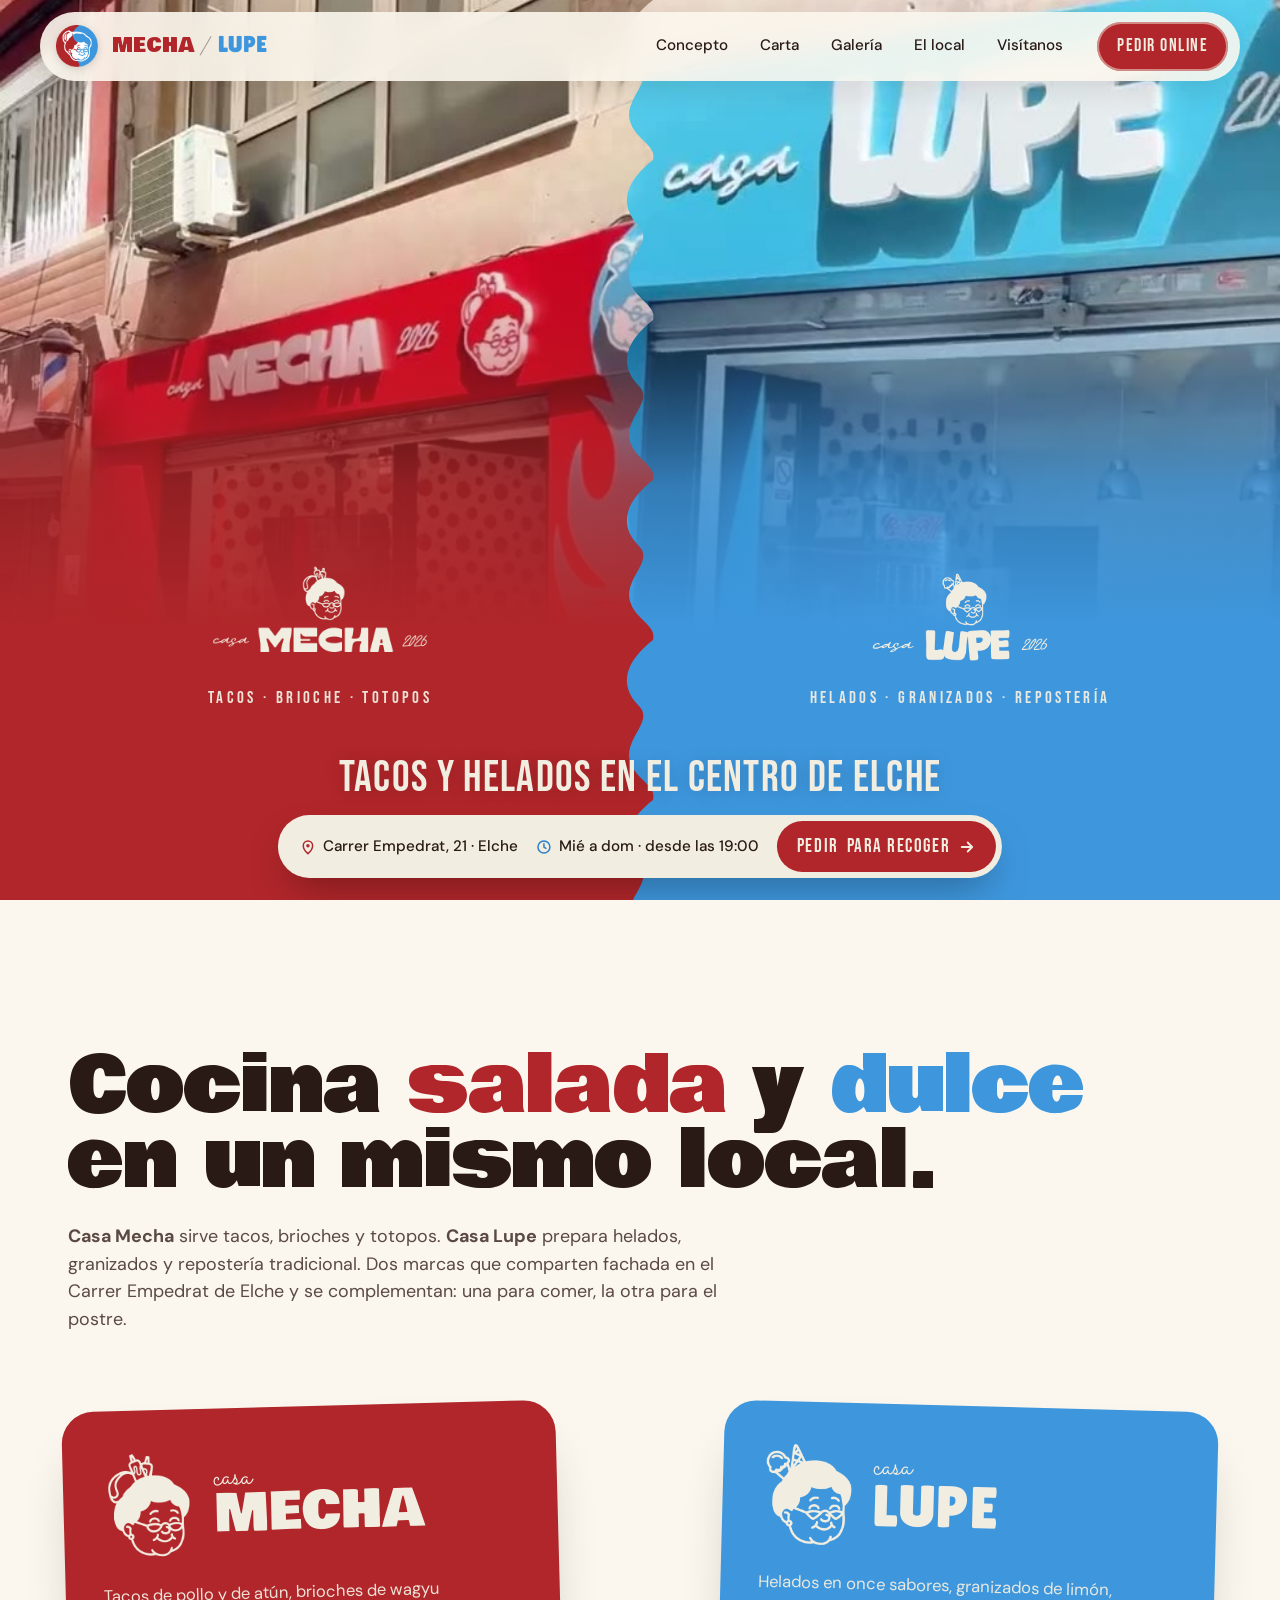
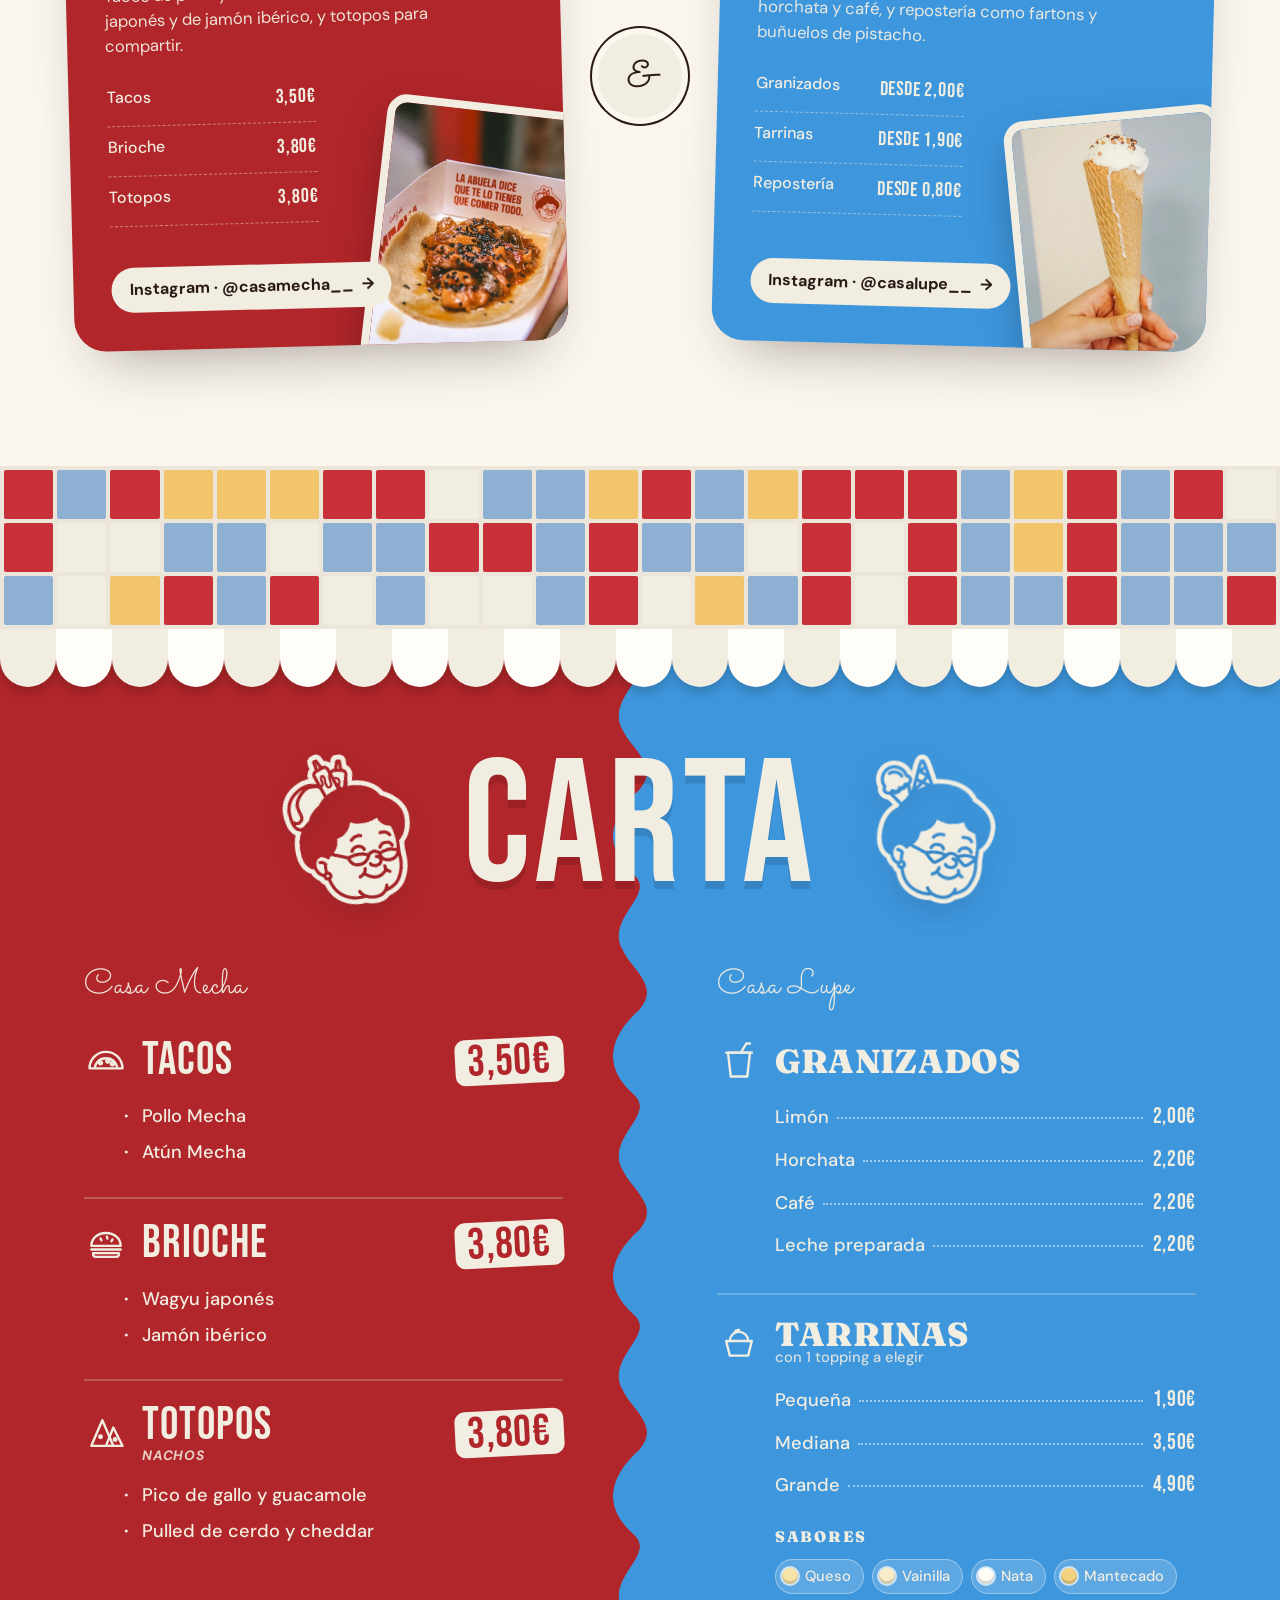
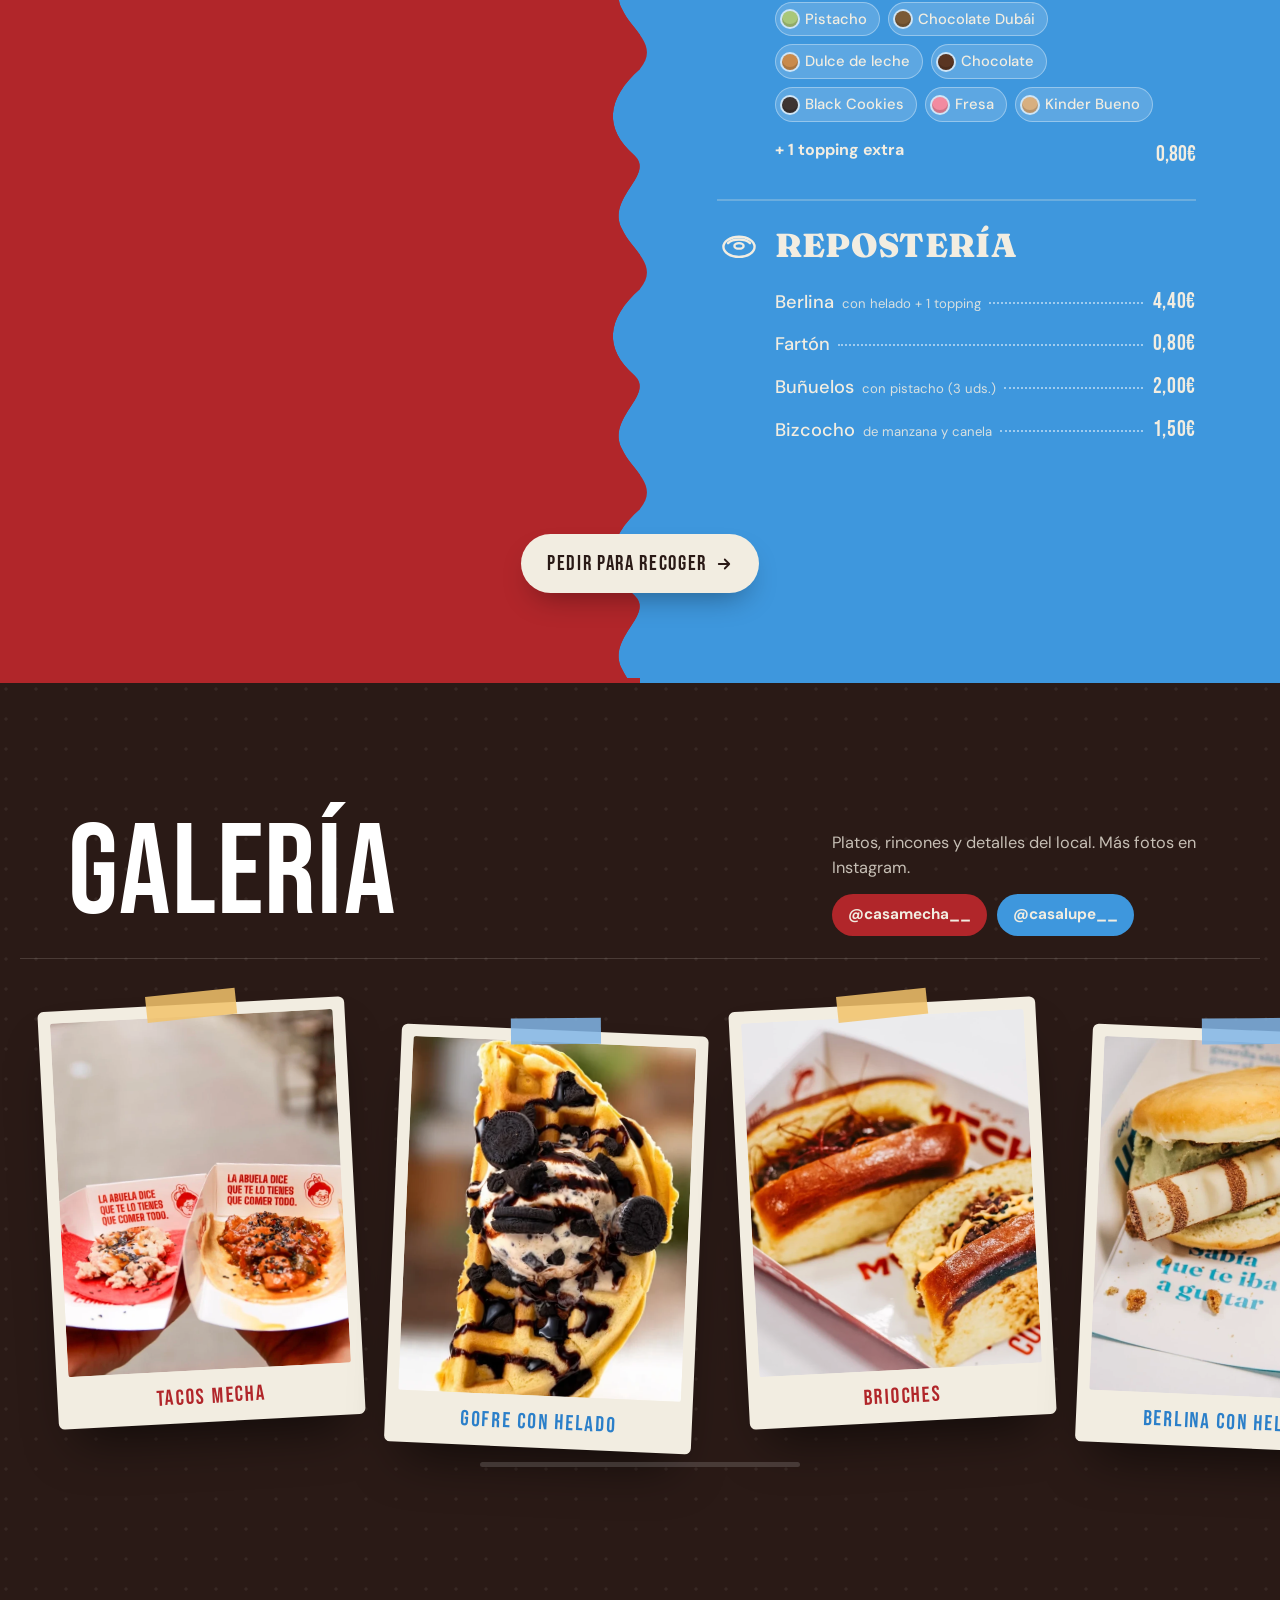
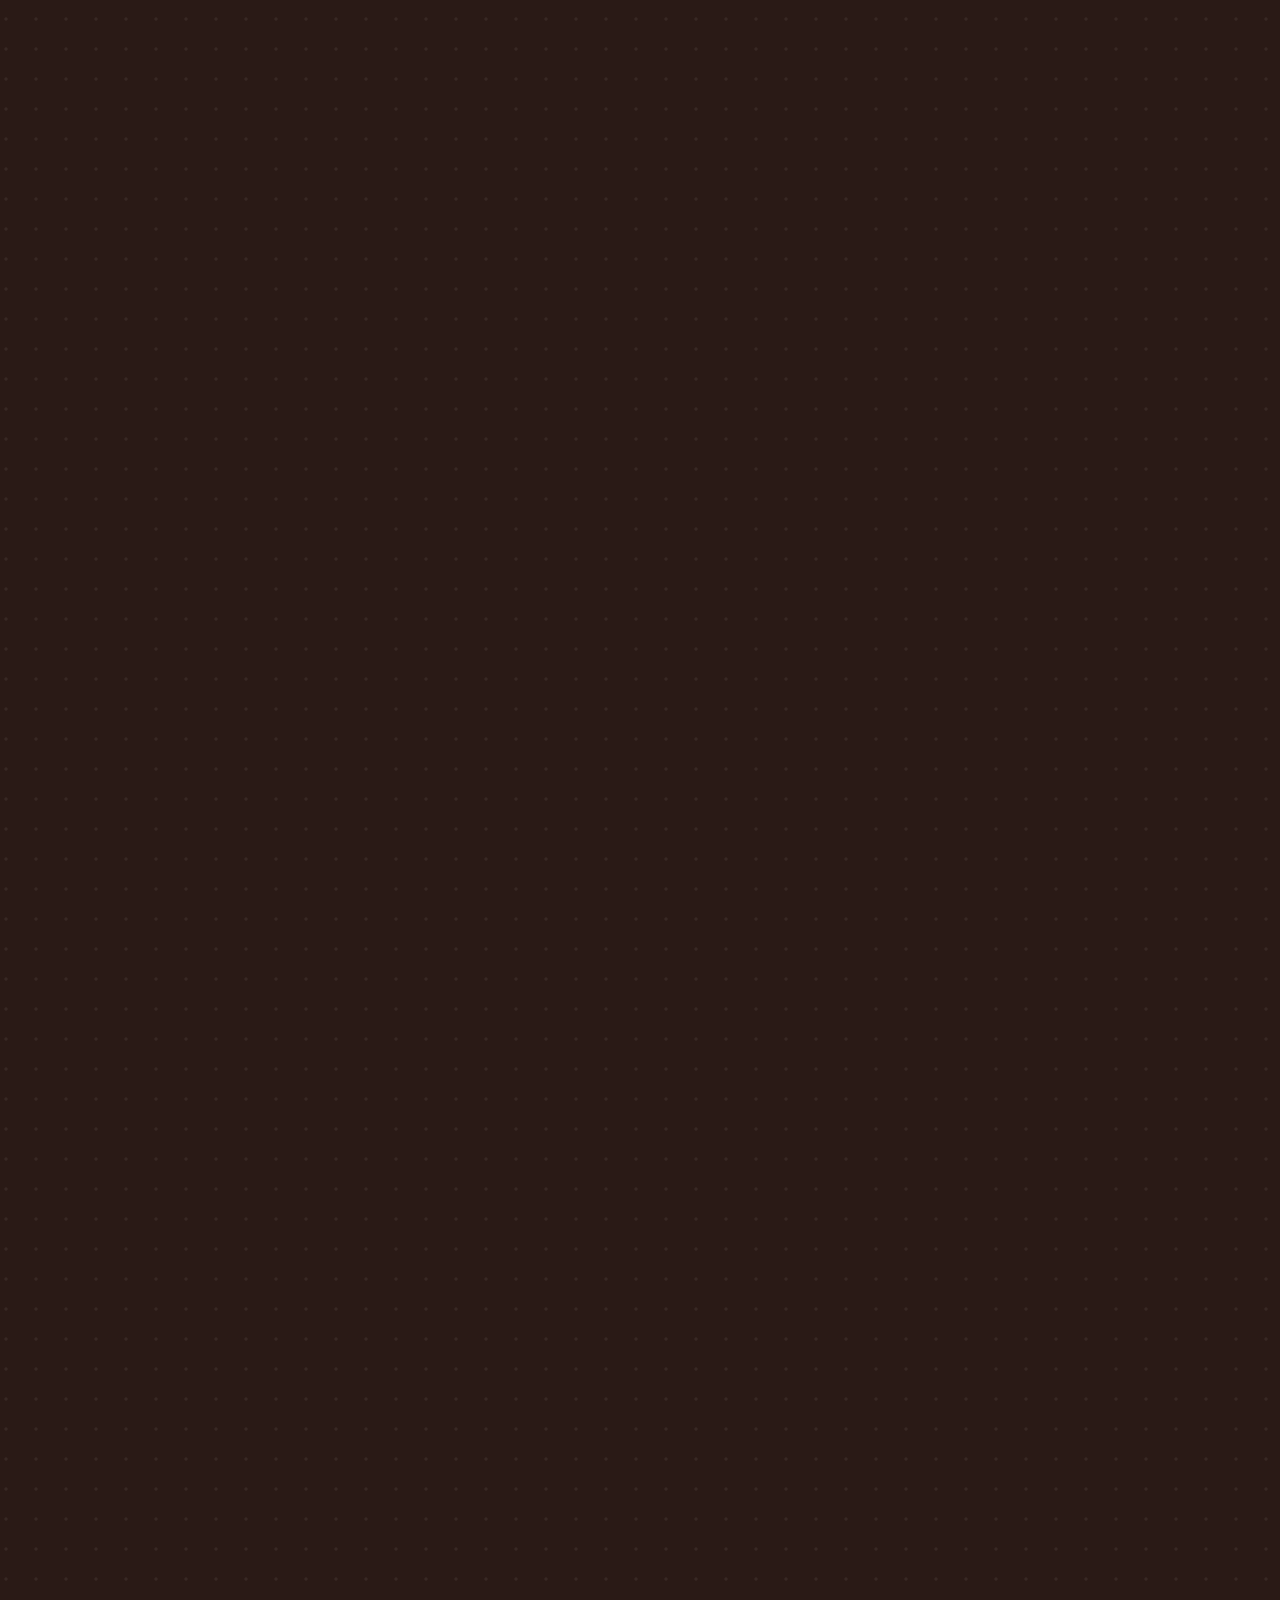
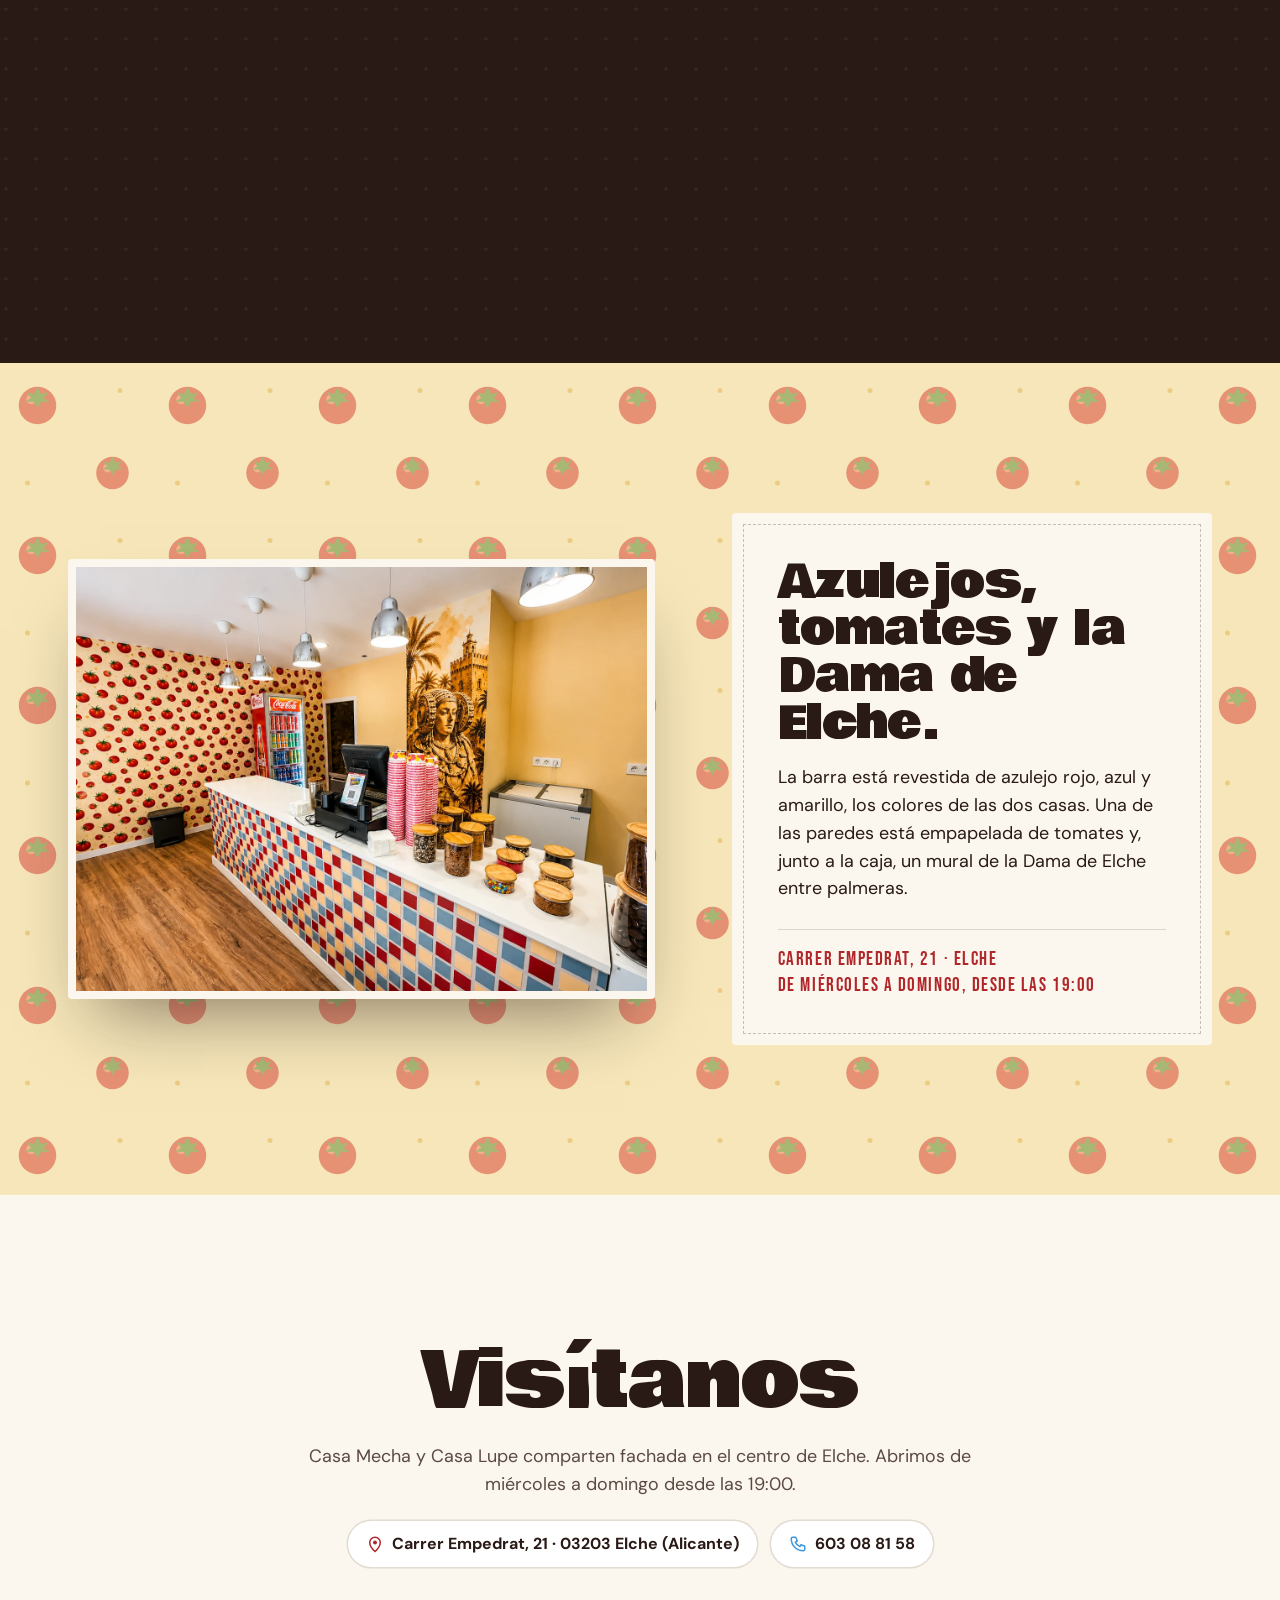
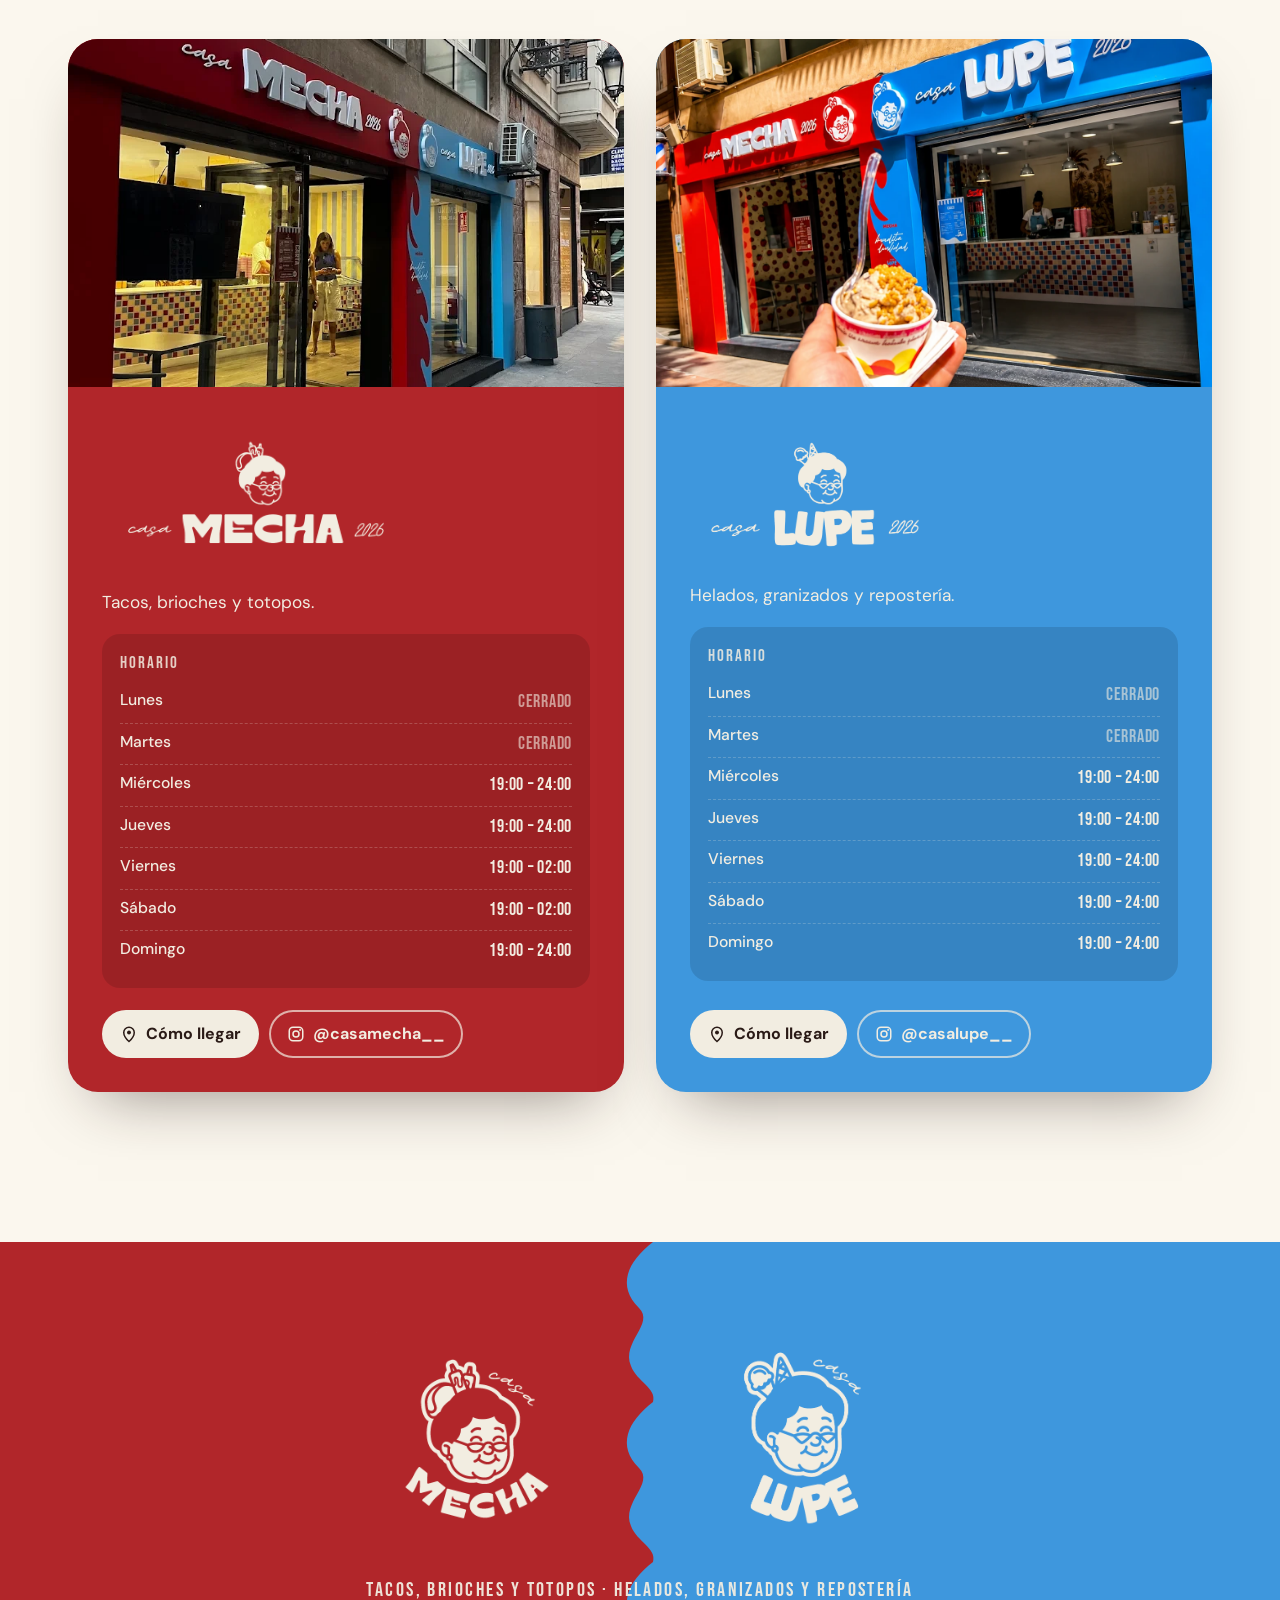
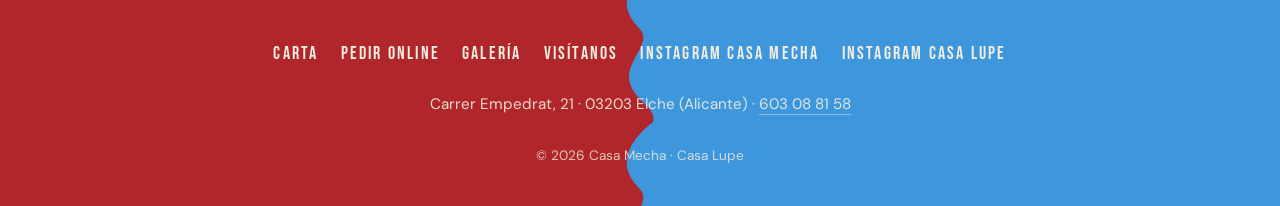
<file: index.html>
<!doctype html>
<html lang="es">
<head>
<meta charset="utf-8">
<meta name="viewport" content="width=device-width, initial-scale=1">

<!--
  SEO: la web está publicada provisionalmente en GitHub Pages.
  Cuando haya dominio propio, sustituye "https://practicas-hugosanz.github.io/casa-mecha-lupe/" por él en:
  canonical, hreflang, Open Graph, Twitter, datos estructurados (JSON-LD), robots.txt y sitemap.xml.
-->
<title>Casa Mecha y Casa Lupe | Tacos, brioches y helados en Elche</title>
<meta name="description" content="Tacos, brioches y totopos en Casa Mecha; helados, granizados y repostería en Casa Lupe. Carrer Empedrat, 21, Elche. De miércoles a domingo desde las 19:00.">
<meta name="robots" content="index, follow, max-image-preview:large">
<link rel="canonical" href="https://practicas-hugosanz.github.io/casa-mecha-lupe/">
<link rel="alternate" hreflang="es" href="https://practicas-hugosanz.github.io/casa-mecha-lupe/">
<meta name="theme-color" content="#B1262A">
<meta name="author" content="Casa Mecha · Casa Lupe">
<meta name="geo.region" content="ES-A">
<meta name="geo.placename" content="Elche">

<!-- Open Graph -->
<meta property="og:type" content="website">
<meta property="og:locale" content="es_ES">
<meta property="og:site_name" content="Casa Mecha y Casa Lupe">
<meta property="og:title" content="Casa Mecha y Casa Lupe | Tacos, brioches y helados en Elche">
<meta property="og:description" content="Cocina salada y heladería en un mismo local, en el Carrer Empedrat, 21 de Elche. Tacos, brioches y totopos en Casa Mecha; helados, granizados y repostería en Casa Lupe.">
<meta property="og:url" content="https://practicas-hugosanz.github.io/casa-mecha-lupe/">
<meta property="og:image" content="https://practicas-hugosanz.github.io/casa-mecha-lupe/img/og-casa-mecha-casa-lupe.jpg">
<meta property="og:image:width" content="1200">
<meta property="og:image:height" content="630">
<meta property="og:image:alt" content="Logotipos de Casa Mecha y Casa Lupe sobre fondo rojo y azul">

<!-- Twitter / X -->
<meta name="twitter:card" content="summary_large_image">
<meta name="twitter:title" content="Casa Mecha y Casa Lupe | Tacos, brioches y helados en Elche">
<meta name="twitter:description" content="Cocina salada y heladería en un mismo local en Elche.">
<meta name="twitter:image" content="https://practicas-hugosanz.github.io/casa-mecha-lupe/img/og-casa-mecha-casa-lupe.jpg">

<!-- Iconos -->
<link rel="icon" type="image/png" sizes="32x32" href="icons/favicon-32.png">
<link rel="icon" type="image/png" sizes="48x48" href="icons/favicon-48.png">
<link rel="apple-touch-icon" sizes="180x180" href="icons/apple-touch-icon.png">
<link rel="manifest" href="site.webmanifest">

<!-- Rendimiento -->
<link rel="preload" as="image" href="video/hero-casa-mecha.jpg" fetchpriority="high">
<link rel="preload" as="image" href="video/hero-casa-lupe.jpg" fetchpriority="high">
<link rel="preconnect" href="https://fonts.googleapis.com">
<link rel="preconnect" href="https://fonts.gstatic.com" crossorigin>
<link href="https://fonts.googleapis.com/css2?family=Bebas+Neue&family=Bowlby+One&family=DM+Sans:opsz,wght@9..40,400;9..40,500;9..40,700&family=Fraunces:opsz,wght@9..144,700;9..144,900&family=Lilita+One&family=Sacramento&display=swap" rel="stylesheet">
<link rel="stylesheet" href="styles.css">

<!-- Datos estructurados -->
<script type="application/ld+json">
{
  "@context": "https://schema.org",
  "@graph": [
    {
      "@type": "WebSite",
      "@id": "https://practicas-hugosanz.github.io/casa-mecha-lupe/#website",
      "url": "https://practicas-hugosanz.github.io/casa-mecha-lupe/",
      "name": "Casa Mecha y Casa Lupe",
      "inLanguage": "es-ES"
    },
    {
      "@type": "Restaurant",
      "@id": "https://practicas-hugosanz.github.io/casa-mecha-lupe/#casa-mecha",
      "name": "Casa Mecha",
      "description": "Tacos, brioches y totopos.",
      "url": "https://practicas-hugosanz.github.io/casa-mecha-lupe/",
      "logo": "https://practicas-hugosanz.github.io/casa-mecha-lupe/img/brand/mecha-icon.png",
      "image": [
        "https://practicas-hugosanz.github.io/casa-mecha-lupe/img/fachada-casa-mecha.webp",
        "https://practicas-hugosanz.github.io/casa-mecha-lupe/img/tacos-casa-mecha.webp",
        "https://practicas-hugosanz.github.io/casa-mecha-lupe/img/brioches-casa-mecha.webp"
      ],
      "servesCuisine": ["Tacos", "Brioches", "Nachos"],
      "priceRange": "€",
      "currenciesAccepted": "EUR",
      "hasMap": "https://share.google/Yfrjxu4EgjBZK6gms",
      "sameAs": ["https://www.instagram.com/casamecha__/"],
      "telephone": "+34 603 08 81 58",
      "address": {
        "@type": "PostalAddress",
        "streetAddress": "Carrer Empedrat, 21",
        "addressLocality": "Elche",
        "addressRegion": "Alicante",
        "postalCode": "03203",
        "addressCountry": "ES"
      },
      "areaServed": "Elche",
      "openingHoursSpecification": [
        {"@type": "OpeningHoursSpecification", "dayOfWeek": ["Wednesday", "Thursday", "Sunday"], "opens": "19:00", "closes": "23:59"},
        {"@type": "OpeningHoursSpecification", "dayOfWeek": ["Friday", "Saturday"], "opens": "19:00", "closes": "02:00"}
      ],
      "hasMenu": {
        "@type": "Menu",
        "name": "Carta de Casa Mecha",
        "inLanguage": "es-ES",
        "hasMenuSection": [
          {
            "@type": "MenuSection",
            "name": "Tacos",
            "hasMenuItem": [
              {"@type": "MenuItem", "name": "Taco Pollo Mecha", "offers": {"@type": "Offer", "price": "3.50", "priceCurrency": "EUR"}},
              {"@type": "MenuItem", "name": "Taco Atún Mecha", "offers": {"@type": "Offer", "price": "3.50", "priceCurrency": "EUR"}}
            ]
          },
          {
            "@type": "MenuSection",
            "name": "Brioche",
            "hasMenuItem": [
              {"@type": "MenuItem", "name": "Brioche de wagyu japonés", "offers": {"@type": "Offer", "price": "3.80", "priceCurrency": "EUR"}},
              {"@type": "MenuItem", "name": "Brioche de jamón ibérico", "offers": {"@type": "Offer", "price": "3.80", "priceCurrency": "EUR"}}
            ]
          },
          {
            "@type": "MenuSection",
            "name": "Totopos (nachos)",
            "hasMenuItem": [
              {"@type": "MenuItem", "name": "Totopos con pico de gallo y guacamole", "offers": {"@type": "Offer", "price": "3.80", "priceCurrency": "EUR"}},
              {"@type": "MenuItem", "name": "Totopos con pulled de cerdo y cheddar", "offers": {"@type": "Offer", "price": "3.80", "priceCurrency": "EUR"}}
            ]
          }
        ]
      }
    },
    {
      "@type": "IceCreamShop",
      "@id": "https://practicas-hugosanz.github.io/casa-mecha-lupe/#casa-lupe",
      "name": "Casa Lupe",
      "description": "Helados, granizados y repostería.",
      "url": "https://practicas-hugosanz.github.io/casa-mecha-lupe/",
      "logo": "https://practicas-hugosanz.github.io/casa-mecha-lupe/img/brand/lupe-icon.png",
      "image": [
        "https://practicas-hugosanz.github.io/casa-mecha-lupe/img/fachada-casa-lupe-tarrina-helado.webp",
        "https://practicas-hugosanz.github.io/casa-mecha-lupe/img/cucurucho-helado-casa-lupe.jpg",
        "https://practicas-hugosanz.github.io/casa-mecha-lupe/img/berlina-helado-pistacho.webp"
      ],
      "servesCuisine": ["Helados", "Granizados", "Repostería"],
      "priceRange": "€",
      "currenciesAccepted": "EUR",
      "hasMap": "https://share.google/ymw1GrEiolH3452Vb",
      "sameAs": ["https://www.instagram.com/casalupe__/"],
      "telephone": "+34 603 08 81 58",
      "address": {
        "@type": "PostalAddress",
        "streetAddress": "Carrer Empedrat, 21",
        "addressLocality": "Elche",
        "addressRegion": "Alicante",
        "postalCode": "03203",
        "addressCountry": "ES"
      },
      "areaServed": "Elche",
      "openingHoursSpecification": [
        {"@type": "OpeningHoursSpecification", "dayOfWeek": ["Wednesday", "Thursday", "Friday", "Saturday", "Sunday"], "opens": "19:00", "closes": "23:59"}
      ],
      "hasMenu": {
        "@type": "Menu",
        "name": "Carta de Casa Lupe",
        "inLanguage": "es-ES",
        "hasMenuSection": [
          {
            "@type": "MenuSection",
            "name": "Granizados",
            "hasMenuItem": [
              {"@type": "MenuItem", "name": "Granizado de limón", "offers": {"@type": "Offer", "price": "2.00", "priceCurrency": "EUR"}},
              {"@type": "MenuItem", "name": "Granizado de horchata", "offers": {"@type": "Offer", "price": "2.20", "priceCurrency": "EUR"}},
              {"@type": "MenuItem", "name": "Granizado de café", "offers": {"@type": "Offer", "price": "2.20", "priceCurrency": "EUR"}},
              {"@type": "MenuItem", "name": "Granizado de leche preparada", "offers": {"@type": "Offer", "price": "2.20", "priceCurrency": "EUR"}}
            ]
          },
          {
            "@type": "MenuSection",
            "name": "Tarrinas de helado",
            "description": "Con 1 topping a elegir. Sabores: queso, vainilla, nata, mantecado, pistacho, chocolate Dubái, dulce de leche, chocolate, black cookies, fresa y Kinder Bueno. Topping extra: 0,80 €.",
            "hasMenuItem": [
              {"@type": "MenuItem", "name": "Tarrina pequeña", "offers": {"@type": "Offer", "price": "1.90", "priceCurrency": "EUR"}},
              {"@type": "MenuItem", "name": "Tarrina mediana", "offers": {"@type": "Offer", "price": "3.50", "priceCurrency": "EUR"}},
              {"@type": "MenuItem", "name": "Tarrina grande", "offers": {"@type": "Offer", "price": "4.90", "priceCurrency": "EUR"}}
            ]
          },
          {
            "@type": "MenuSection",
            "name": "Repostería",
            "hasMenuItem": [
              {"@type": "MenuItem", "name": "Berlina con helado y 1 topping", "offers": {"@type": "Offer", "price": "4.40", "priceCurrency": "EUR"}},
              {"@type": "MenuItem", "name": "Fartón", "offers": {"@type": "Offer", "price": "0.80", "priceCurrency": "EUR"}},
              {"@type": "MenuItem", "name": "Buñuelos con pistacho (3 uds.)", "offers": {"@type": "Offer", "price": "2.00", "priceCurrency": "EUR"}},
              {"@type": "MenuItem", "name": "Bizcocho de manzana y canela", "offers": {"@type": "Offer", "price": "1.50", "priceCurrency": "EUR"}}
            ]
          }
        ]
      }
    }
  ]
}
</script>
</head>
<body>

<a class="skip" href="#concepto">Saltar al contenido</a>

<!-- ============ NAV ============ -->
<header class="nav" id="nav">
  <a href="#top" class="nav-brand" aria-label="Casa Mecha y Casa Lupe, inicio">
    <img src="icons/logo.png?v=3" alt="" class="nb-logo" width="36" height="36">
    <span class="nb-text"><b class="t-m">MECHA</b><i>/</i><b class="t-l">LUPE</b></span>
  </a>
  <nav class="nav-links" id="navLinks" aria-label="Principal">
    <a href="#concepto">Concepto</a>
    <a href="#carta">Carta</a>
    <a href="#galeria">Galería</a>
    <a href="#local">El local</a>
    <a href="#visitanos">Visítanos</a>
    <a href="tienda.html" class="nl-shop">Pedir online</a>
  </nav>
  <a href="tienda.html" class="nav-cta">Pedir online</a>
  <button class="nav-burger" id="burger" aria-label="Abrir menú" aria-expanded="false" aria-controls="navLinks"><span></span><span></span></button>
</header>

<main>
<!-- ============ HERO ============ -->
<section class="hero hx" id="top" aria-labelledby="hero-title">

  <div class="hx-half hx-m">
    <video class="hx-photo" src="video/hero-casa-mecha.mp4" poster="video/hero-casa-mecha.jpg" autoplay muted loop playsinline preload="auto" aria-hidden="true" width="720" height="1280"></video>
    <div class="hx-brand">
      <img src="img/brand/mecha-logo-cream.png" alt="Casa Mecha" class="hx-logo" width="1360" height="656">
      <p class="hx-items">Tacos · Brioche · Totopos</p>
    </div>
  </div>

  <div class="hx-half hx-l">
    <div class="flame flame-v" aria-hidden="true"></div>
    <div class="flame flame-h" aria-hidden="true"></div>
    <video class="hx-photo" src="video/hero-casa-lupe.mp4" poster="video/hero-casa-lupe.jpg" autoplay muted loop playsinline preload="auto" aria-hidden="true" width="720" height="1280"></video>
    <div class="hx-brand">
      <img src="img/brand/lupe-logo-cream.png" alt="Casa Lupe" class="hx-logo" width="1360" height="765">
      <p class="hx-items">Helados · Granizados · Repostería</p>
    </div>
  </div>

  <h1 class="hx-title" id="hero-title"><span class="sr-only">Casa Mecha y Casa Lupe: </span>Tacos y helados en el centro de Elche</h1>

  <div class="hero-bar">
    <p class="hb-info">
      <span><svg viewBox="0 0 24 24" width="16" height="16" aria-hidden="true"><path d="M12 22s7-6.2 7-12a7 7 0 1 0-14 0c0 5.8 7 12 7 12z" fill="none" stroke="currentColor" stroke-width="2.2"/><circle cx="12" cy="10" r="2.6" fill="currentColor"/></svg>Carrer Empedrat, 21 · Elche</span>
      <span><svg viewBox="0 0 24 24" width="16" height="16" aria-hidden="true"><circle cx="12" cy="12" r="9" fill="none" stroke="currentColor" stroke-width="2.2"/><path d="M12 7v5l3 2" fill="none" stroke="currentColor" stroke-width="2.2" stroke-linecap="round"/></svg><span class="hb-t">Mié a dom<span class="hb-x"> · desde las</span> 19:00</span></span>
    </p>
    <a href="tienda.html" class="hb-cta">Pedir<span class="hb-x"> para recoger</span> <svg viewBox="0 0 24 24" width="18" height="18" aria-hidden="true"><path d="M5 12h14m-6-6 6 6-6 6" fill="none" stroke="currentColor" stroke-width="2.4" stroke-linecap="round" stroke-linejoin="round"/></svg></a>
  </div>
</section>

<!-- ============ CONCEPTO ============ -->
<section class="abuelas" id="concepto">
  <div class="wrap">
    <header class="sec-head reveal">
      <h2 class="big">Cocina <span class="c-m">salada</span> y <span class="c-l">dulce</span> <br>en un mismo local.</h2>
      <p class="lead"><strong>Casa Mecha</strong> sirve tacos, brioches y totopos. <strong>Casa Lupe</strong> prepara helados, granizados y repostería tradicional. Dos marcas que comparten fachada en el Carrer Empedrat de Elche y se complementan: una para comer, la otra para el postre.</p>
    </header>

    <div class="grannies">
      <article class="granny g-mecha reveal" data-tilt>
        <div class="g-top">
          <img src="img/brand/mecha-face-cream.png" alt="" class="g-face" width="250" height="300" loading="lazy">
          <div>
            <p class="g-casa" aria-hidden="true">casa</p>
            <h2 class="g-name"><span class="sr-only">Casa </span>Mecha</h2>
          </div>
        </div>
        <p class="g-desc">Tacos de pollo y de atún, brioches de wagyu japonés y de jamón ibérico, y totopos para compartir.</p>
        <ul class="g-list">
          <li><span>Tacos</span><span>3,50€</span></li>
          <li><span>Brioche</span><span>3,80€</span></li>
          <li><span>Totopos</span><span>3,80€</span></li>
        </ul>
        <a href="https://www.instagram.com/casamecha__/" target="_blank" rel="noopener noreferrer" class="g-link">Instagram · @casamecha__ <span aria-hidden="true">→</span></a>
        <img src="img/taco-casa-mecha.webp" alt="Taco de Casa Mecha con sésamo negro" class="g-photo" width="680" height="1020" loading="lazy" decoding="async">
      </article>

      <div class="vs reveal" aria-hidden="true"><span>&amp;</span></div>

      <article class="granny g-lupe reveal" data-tilt>
        <div class="g-top">
          <img src="img/brand/lupe-face-cream.png" alt="" class="g-face" width="305" height="350" loading="lazy">
          <div>
            <p class="g-casa" aria-hidden="true">casa</p>
            <h2 class="g-name"><span class="sr-only">Casa </span>Lupe</h2>
          </div>
        </div>
        <p class="g-desc">Helados en once sabores, granizados de limón, horchata y café, y repostería como fartons y buñuelos de pistacho.</p>
        <ul class="g-list">
          <li><span>Granizados</span><span>desde 2,00€</span></li>
          <li><span>Tarrinas</span><span>desde 1,90€</span></li>
          <li><span>Repostería</span><span>desde 0,80€</span></li>
        </ul>
        <a href="https://www.instagram.com/casalupe__/" target="_blank" rel="noopener noreferrer" class="g-link">Instagram · @casalupe__ <span aria-hidden="true">→</span></a>
        <img src="img/cucurucho-helado-casa-lupe.jpg" alt="Cucurucho de helado de nata de Casa Lupe con perlas de chocolate" class="g-photo" width="680" height="1020" loading="lazy" decoding="async">
      </article>
    </div>
  </div>
</section>

<!-- ============ TILE BAND ============ -->
<div class="tiles" id="tiles" aria-hidden="true"></div>

<!-- ============ CARTA ============ -->
<section class="carta" id="carta" aria-labelledby="carta-title">
  <div class="awning" data-awning></div>

  <div class="carta-head">
    <img src="img/brand/mecha-icon.png" alt="" class="ch-face ch-m" width="484" height="603" loading="lazy">
    <h2 class="carta-title reveal" id="carta-title">Carta<span class="sr-only"> de Casa Mecha y Casa Lupe</span></h2>
    <img src="img/brand/lupe-icon.png" alt="" class="ch-face ch-l" width="519" height="602" loading="lazy">
  </div>

  <div class="carta-switch" role="tablist" aria-label="Elegir carta">
    <button role="tab" aria-selected="true" data-side="mecha">Casa Mecha</button>
    <button role="tab" aria-selected="false" data-side="lupe">Casa Lupe</button>
    <span class="cs-pill"></span>
  </div>

  <div class="carta-grid" data-active="mecha">
    <!-- MECHA -->
    <div class="carta-col col-mecha">
      <p class="col-tag">Casa Mecha</p>

      <div class="cat reveal" data-peek="img/tacos-casa-mecha.webp">
        <h3 class="cat-h">
          <svg class="ico" viewBox="0 0 48 48" aria-hidden="true"><path d="M6 32a18 18 0 0 1 36 0z" /><path d="M12 30c2-6 6-9 12-9s10 3 12 9" /><circle cx="18" cy="26" r="1.6"/><circle cx="26" cy="24" r="1.6"/><circle cx="31" cy="27" r="1.6"/></svg>
          <span>Tacos </span><span class="price">3,50€</span>
        </h3>
        <ul class="cat-list"><li>Pollo Mecha</li><li>Atún Mecha</li></ul>
      </div>

      <div class="cat reveal" data-peek="img/brioches-casa-mecha.webp">
        <h3 class="cat-h">
          <svg class="ico" viewBox="0 0 48 48" aria-hidden="true"><path d="M8 26c0-8 7-14 16-14s16 6 16 14z"/><path d="M8 30h32"/><path d="M10 34h28a3 3 0 0 1-3 4H13a3 3 0 0 1-3-4z"/><path d="M18 18l1 2M25 16l.5 2M31 19l-1 2"/></svg>
          <span>Brioche </span><span class="price">3,80€</span>
        </h3>
        <ul class="cat-list"><li>Wagyu japonés</li><li>Jamón ibérico</li></ul>
      </div>

      <div class="cat reveal" data-peek="img/brioche-pulled-casa-mecha.webp">
        <h3 class="cat-h">
          <svg class="ico" viewBox="0 0 48 48" aria-hidden="true"><path d="M8 38 20 10l12 28z"/><path d="M24 38l8-20 10 20z"/><circle cx="18" cy="28" r="1.4"/><circle cx="34" cy="31" r="1.4"/></svg>
          <span>Totopos <small>nachos</small> </span><span class="price">3,80€</span>
        </h3>
        <ul class="cat-list"><li>Pico de gallo y guacamole</li><li>Pulled de cerdo y cheddar</li></ul>
      </div>
    </div>

    <div class="carta-flame" aria-hidden="true"></div>

    <!-- LUPE -->
    <div class="carta-col col-lupe">
      <p class="col-tag">Casa Lupe</p>

      <div class="cat reveal">
        <h3 class="cat-h serif">
          <svg class="ico" viewBox="0 0 48 48" aria-hidden="true"><path d="M12 16h24l-3 26H15z"/><path d="M10 16h28"/><path d="M26 16l6-10h4"/></svg>
          <span>Granizados</span>
        </h3>
        <ul class="cat-list priced">
          <li><span>Limón</span><span>2,00€</span></li>
          <li><span>Horchata</span><span>2,20€</span></li>
          <li><span>Café</span><span>2,20€</span></li>
          <li><span>Leche preparada</span><span>2,20€</span></li>
        </ul>
      </div>

      <div class="cat reveal" data-peek="img/fachada-casa-lupe-tarrina-helado.webp">
        <h3 class="cat-h serif">
          <svg class="ico" viewBox="0 0 48 48" aria-hidden="true"><path d="M10 24h28l-4 16H14z"/><path d="M14 24a10 10 0 0 1 20 0"/><path d="M19 15c1-2 3-3 5-3"/></svg>
          <span>Tarrinas <small>con 1 topping a elegir</small></span>
        </h3>
        <ul class="cat-list priced">
          <li><span>Pequeña</span><span>1,90€</span></li>
          <li><span>Mediana</span><span>3,50€</span></li>
          <li><span>Grande</span><span>4,90€</span></li>
        </ul>
        <p class="sabores-h">Sabores</p>
        <ul class="sabores" id="saboresList">
          <li><i style="background:#F6E3A8"></i>Queso</li>
          <li><i style="background:#F8EBC8"></i>Vainilla</li>
          <li><i style="background:#FFFDF6"></i>Nata</li>
          <li><i style="background:#F2D27E"></i>Mantecado</li>
          <li><i style="background:#A9C77A"></i>Pistacho</li>
          <li><i style="background:#7B5A36"></i>Chocolate Dubái</li>
          <li><i style="background:#C98A4B"></i>Dulce de leche</li>
          <li><i style="background:#5A3522"></i>Chocolate</li>
          <li><i style="background:#3E3533"></i>Black Cookies</li>
          <li><i style="background:#F28BA0"></i>Fresa</li>
          <li><i style="background:#D8AF80"></i>Kinder Bueno</li>
        </ul>
        <p class="extra"><span>+ 1 topping extra</span><span>0,80€</span></p>
      </div>

      <div class="cat reveal" data-peek="img/berlina-helado-pistacho.webp">
        <h3 class="cat-h serif">
          <svg class="ico" viewBox="0 0 48 48" aria-hidden="true"><ellipse cx="24" cy="26" rx="17" ry="11"/><ellipse cx="24" cy="25" rx="5" ry="3"/><path d="M12 22c3-3 7-4 12-4s9 1 12 4"/></svg>
          <span>Repostería</span>
        </h3>
        <ul class="cat-list priced">
          <li><span>Berlina <small>con helado + 1 topping</small></span><span>4,40€</span></li>
          <li><span>Fartón</span><span>0,80€</span></li>
          <li><span>Buñuelos <small>con pistacho (3 uds.)</small></span><span>2,00€</span></li>
          <li><span>Bizcocho <small>de manzana y canela</small></span><span>1,50€</span></li>
        </ul>
      </div>
    </div>
  </div>

  <p class="carta-order"><a href="tienda.html" class="hb-cta">Pedir para recoger <svg viewBox="0 0 24 24" width="18" height="18" aria-hidden="true"><path d="M5 12h14m-6-6 6 6-6 6" fill="none" stroke="currentColor" stroke-width="2.4" stroke-linecap="round" stroke-linejoin="round"/></svg></a></p>
</section>

<!-- ============ GALERÍA (horizontal) ============ -->
<section class="cocina" id="galeria" aria-labelledby="galeria-title">
  <div class="cocina-sticky">
    <header class="cocina-head">
      <h2 class="gal-title" id="galeria-title">Galería<span class="sr-only"> de Casa Mecha y Casa Lupe</span></h2>
      <div class="gal-side">
        <p>Platos, rincones y detalles del local. Más fotos en Instagram.</p>
        <div class="gal-links">
          <a href="https://www.instagram.com/casamecha__/" target="_blank" rel="noopener noreferrer" class="gal-pill gp-m">@casamecha__</a>
          <a href="https://www.instagram.com/casalupe__/" target="_blank" rel="noopener noreferrer" class="gal-pill gp-l">@casalupe__</a>
        </div>
      </div>
    </header>
    <div class="track" id="track">
      <figure class="ph r"><img src="img/tacos-casa-mecha.webp" alt="Dos tacos de Casa Mecha servidos en su caja" width="680" height="1020" loading="lazy" decoding="async"><figcaption>Tacos Mecha</figcaption></figure>
      <figure class="ph b"><img src="img/gofre-helado-cookies.webp" alt="Gofre con helado de cookies, galletas y sirope de chocolate" width="574" height="1020" loading="lazy" decoding="async"><figcaption>Gofre con helado</figcaption></figure>
      <figure class="ph r"><img src="img/brioches-casa-mecha.webp" alt="Dos brioches tostados rellenos de carne y salsa" width="1360" height="907" loading="lazy" decoding="async"><figcaption>Brioches</figcaption></figure>
      <figure class="ph b"><img src="img/berlina-helado-pistacho.webp" alt="Berlina rellena de helado de pistacho con barrita de chocolate" width="680" height="1020" loading="lazy" decoding="async"><figcaption>Berlina con helado</figcaption></figure>
      <figure class="ph r"><img src="img/brioche-carne-desmechada.webp" alt="Brioche abierto con carne desmechada, salsa y cebolla crujiente" width="1360" height="907" loading="lazy" decoding="async"><figcaption>Brioche de carne</figcaption></figure>
      <figure class="ph b"><img src="img/gofre-en-palo-chocolate.webp" alt="Gofre en palo con chocolate y crocanti" width="680" height="1020" loading="lazy" decoding="async"><figcaption>Gofre en palo</figcaption></figure>
      <figure class="ph r"><img src="img/brioche-pulled-casa-mecha.webp" alt="Montaje de un brioche con carne desmechada en Casa Mecha" width="680" height="1020" loading="lazy" decoding="async"><figcaption>Hecho al momento</figcaption></figure>
      <figure class="ph b"><img src="img/fachada-casa-lupe-tarrina-helado.webp" alt="Tarrina de helado frente a la fachada de Casa Mecha y Casa Lupe" width="1360" height="1020" loading="lazy" decoding="async"><figcaption>Tarrina con topping</figcaption></figure>
    </div>
    <div class="progress" aria-hidden="true"><span id="progressBar"></span></div>
  </div>
</section>

<!-- ============ EL LOCAL ============ -->
<section class="casa" id="local" aria-labelledby="local-title">
  <div class="wrap casa-grid">
    <div class="casa-photo reveal">
      <img src="img/interior-local-casa-mecha-casa-lupe.webp" alt="Interior del local: barra de azulejos rojos, azules y amarillos, pared estampada con tomates y mural de la Dama de Elche" width="1360" height="1020" loading="lazy" decoding="async">
    </div>
    <div class="casa-copy reveal">
      <h2 class="big" id="local-title">Azulejos, tomates y la Dama de Elche.</h2>
      <p class="lead">La barra está revestida de azulejo rojo, azul y amarillo, los colores de las dos casas. Una de las paredes está empapelada de tomates y, junto a la caja, un mural de la Dama de Elche entre palmeras.</p>
      <p class="casa-note">Carrer Empedrat, 21 · Elche<br>De miércoles a domingo, desde las 19:00</p>
    </div>
  </div>
</section>

<!-- ============ VISÍTANOS ============ -->
<section class="visit" id="visitanos" aria-labelledby="visit-title">
  <div class="wrap">
    <header class="sec-head center reveal">
      <h2 class="big" id="visit-title">Visítanos</h2>
      <p class="lead">Casa Mecha y Casa Lupe comparten fachada en el centro de Elche. Abrimos de miércoles a domingo desde las 19:00.</p>
      <address class="visit-info">
        <a href="https://share.google/Yfrjxu4EgjBZK6gms" target="_blank" rel="noopener noreferrer"><svg viewBox="0 0 24 24" width="18" height="18" aria-hidden="true"><path d="M12 22s7-6.2 7-12a7 7 0 1 0-14 0c0 5.8 7 12 7 12z" fill="none" stroke="currentColor" stroke-width="2"/><circle cx="12" cy="10" r="2.6" fill="currentColor"/></svg>Carrer Empedrat, 21 · 03203 Elche (Alicante)</a>
        <a href="tel:+34603088158"><svg viewBox="0 0 24 24" width="18" height="18" aria-hidden="true"><path d="M5 3h4l2 5-2.5 1.5a11 11 0 0 0 6 6L16 13l5 2v4a2 2 0 0 1-2 2A16 16 0 0 1 3 5a2 2 0 0 1 2-2z" fill="none" stroke="currentColor" stroke-width="2" stroke-linejoin="round"/></svg>603 08 81 58</a>
      </address>
    </header>

    <div class="doors">
      <article class="door d-m reveal">
        <img src="img/fachada-casa-mecha.webp" alt="Fachada roja de Casa Mecha" width="765" height="1020" loading="lazy" decoding="async" class="door-img">
        <div class="door-body">
          <h3 class="sr-only">Casa Mecha</h3>
          <img src="img/brand/mecha-logo-cream.png" alt="Logotipo de Casa Mecha" width="1360" height="656" loading="lazy" class="door-logo">
          <p>Tacos, brioches y totopos.</p>
          <div class="hours" data-hours='{"3":[19,24],"4":[19,24],"5":[19,26],"6":[19,26],"0":[19,24]}'>
          <h4 class="hours-h">Horario</h4>
          <dl>
            <div data-d="1" class="closed"><dt>Lunes</dt><dd>Cerrado</dd></div>
            <div data-d="2" class="closed"><dt>Martes</dt><dd>Cerrado</dd></div>
            <div data-d="3"><dt>Miércoles</dt><dd>19:00 – 24:00</dd></div>
            <div data-d="4"><dt>Jueves</dt><dd>19:00 – 24:00</dd></div>
            <div data-d="5"><dt>Viernes</dt><dd>19:00 – 02:00</dd></div>
            <div data-d="6"><dt>Sábado</dt><dd>19:00 – 02:00</dd></div>
            <div data-d="0"><dt>Domingo</dt><dd>19:00 – 24:00</dd></div>
          </dl>
        </div>
          <div class="door-actions">
            <a href="https://share.google/Yfrjxu4EgjBZK6gms" target="_blank" rel="noopener noreferrer" class="btn">
              <svg viewBox="0 0 24 24" width="18" height="18" aria-hidden="true"><path d="M12 22s7-6.2 7-12a7 7 0 1 0-14 0c0 5.8 7 12 7 12z" fill="none" stroke="currentColor" stroke-width="2"/><circle cx="12" cy="10" r="2.6" fill="currentColor"/></svg>
              Cómo llegar
            </a>
            <a href="https://www.instagram.com/casamecha__/" target="_blank" rel="noopener noreferrer" class="btn ghost">
              <svg viewBox="0 0 24 24" width="18" height="18" aria-hidden="true"><rect x="3" y="3" width="18" height="18" rx="5" fill="none" stroke="currentColor" stroke-width="2"/><circle cx="12" cy="12" r="4" fill="none" stroke="currentColor" stroke-width="2"/><circle cx="17.5" cy="6.5" r="1.3" fill="currentColor"/></svg>
              @casamecha__
            </a>
          </div>
        </div>
      </article>

      <article class="door d-l reveal">
        <img src="img/fachada-casa-lupe-tarrina-helado.webp" alt="Fachada azul de Casa Lupe junto a Casa Mecha" width="1360" height="1020" loading="lazy" decoding="async" class="door-img">
        <div class="door-body">
          <h3 class="sr-only">Casa Lupe</h3>
          <img src="img/brand/lupe-logo-cream.png" alt="Logotipo de Casa Lupe" width="1360" height="765" loading="lazy" class="door-logo">
          <p>Helados, granizados y repostería.</p>
          <div class="hours" data-hours='{"3":[19,24],"4":[19,24],"5":[19,24],"6":[19,24],"0":[19,24]}'>
          <h4 class="hours-h">Horario</h4>
          <dl>
            <div data-d="1" class="closed"><dt>Lunes</dt><dd>Cerrado</dd></div>
            <div data-d="2" class="closed"><dt>Martes</dt><dd>Cerrado</dd></div>
            <div data-d="3"><dt>Miércoles</dt><dd>19:00 – 24:00</dd></div>
            <div data-d="4"><dt>Jueves</dt><dd>19:00 – 24:00</dd></div>
            <div data-d="5"><dt>Viernes</dt><dd>19:00 – 24:00</dd></div>
            <div data-d="6"><dt>Sábado</dt><dd>19:00 – 24:00</dd></div>
            <div data-d="0"><dt>Domingo</dt><dd>19:00 – 24:00</dd></div>
          </dl>
        </div>
          <div class="door-actions">
            <a href="https://share.google/ymw1GrEiolH3452Vb" target="_blank" rel="noopener noreferrer" class="btn">
              <svg viewBox="0 0 24 24" width="18" height="18" aria-hidden="true"><path d="M12 22s7-6.2 7-12a7 7 0 1 0-14 0c0 5.8 7 12 7 12z" fill="none" stroke="currentColor" stroke-width="2"/><circle cx="12" cy="10" r="2.6" fill="currentColor"/></svg>
              Cómo llegar
            </a>
            <a href="https://www.instagram.com/casalupe__/" target="_blank" rel="noopener noreferrer" class="btn ghost">
              <svg viewBox="0 0 24 24" width="18" height="18" aria-hidden="true"><rect x="3" y="3" width="18" height="18" rx="5" fill="none" stroke="currentColor" stroke-width="2"/><circle cx="12" cy="12" r="4" fill="none" stroke="currentColor" stroke-width="2"/><circle cx="17.5" cy="6.5" r="1.3" fill="currentColor"/></svg>
              @casalupe__
            </a>
          </div>
        </div>
      </article>
    </div>
  </div>
</section>
</main>

<!-- ============ FOOTER ============ -->
<footer class="foot">
  <div class="foot-half fh-m"></div>
  <div class="foot-half fh-l"><div class="flame flame-v"></div></div>
  <div class="foot-inner">
    <div class="foot-logos">
      <img src="img/brand/mecha-stamp.png" alt="Casa Mecha" width="952" height="1020" loading="lazy">
      <img src="img/brand/lupe-stamp.png" alt="Casa Lupe" width="973" height="1020" loading="lazy">
    </div>
    <p class="foot-desc">Tacos, brioches y totopos · Helados, granizados y repostería</p>
    <nav class="foot-links" aria-label="Pie de página">
      <a href="#carta">Carta</a>
      <a href="tienda.html">Pedir online</a>
      <a href="#galeria">Galería</a>
      <a href="#visitanos">Visítanos</a>
      <a href="https://www.instagram.com/casamecha__/" target="_blank" rel="noopener noreferrer">Instagram Casa Mecha</a>
      <a href="https://www.instagram.com/casalupe__/" target="_blank" rel="noopener noreferrer">Instagram Casa Lupe</a>
    </nav>
    <address class="foot-nap">Carrer Empedrat, 21 · 03203 Elche (Alicante) · <a href="tel:+34603088158">603 08 81 58</a></address>
    <p class="foot-small">© 2026 Casa Mecha · Casa Lupe</p>
  </div>
</footer>

<!-- Vista previa flotante de la carta -->
<div class="peek" id="peek" aria-hidden="true"><img alt=""></div>

<script src="main.js" defer></script>
</body>
</html>
</file>
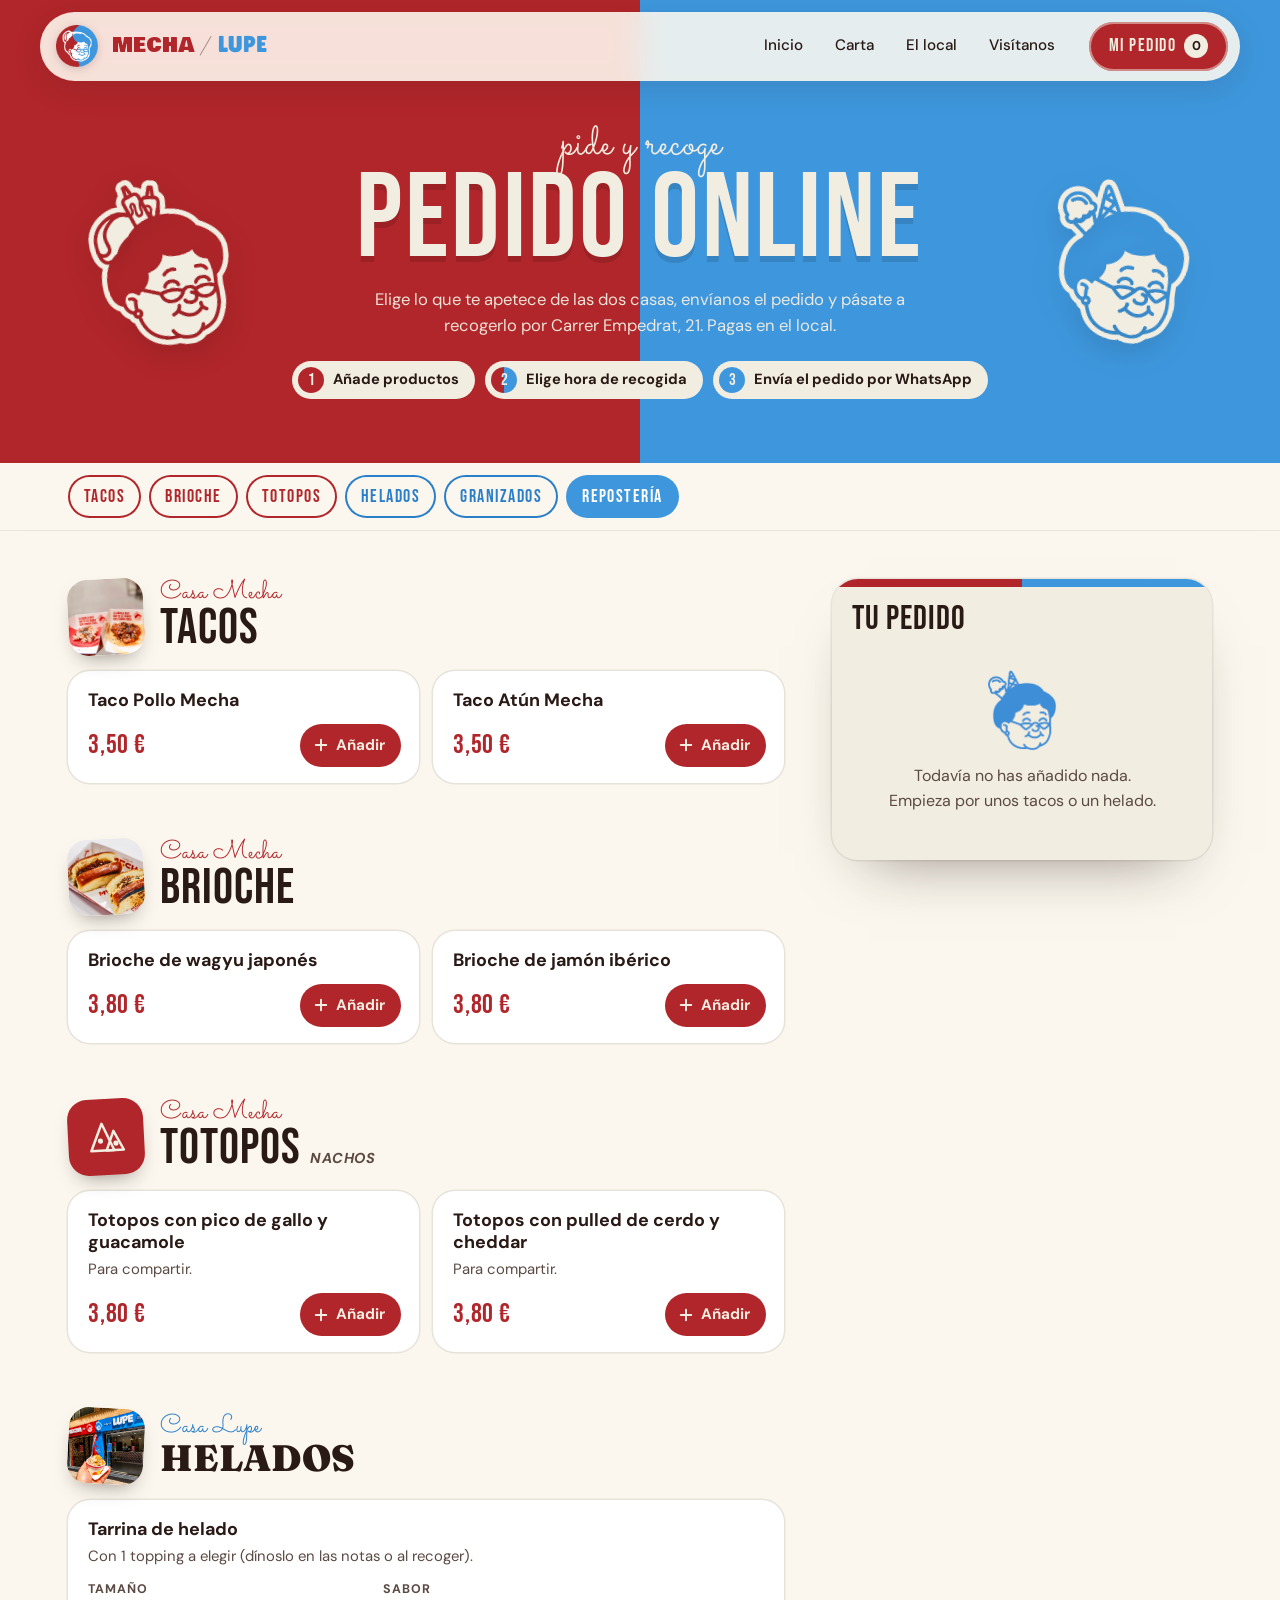
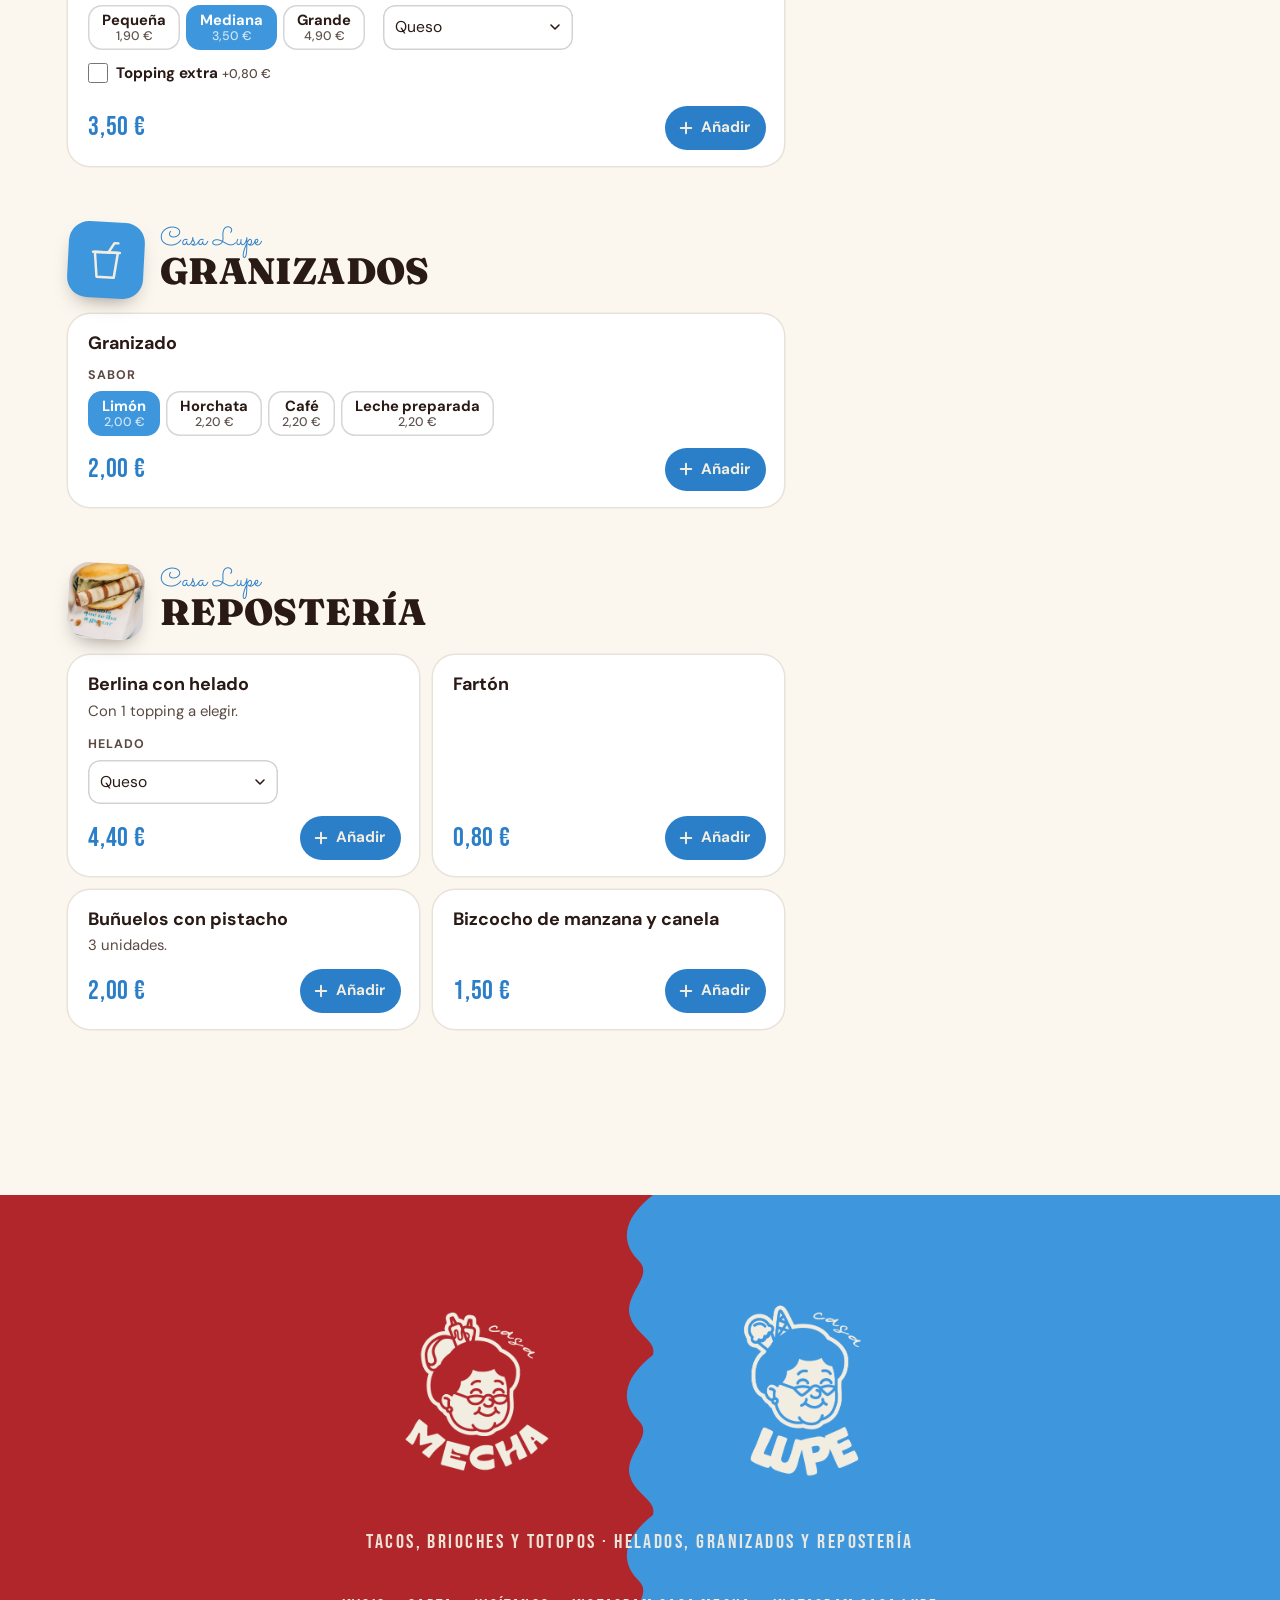
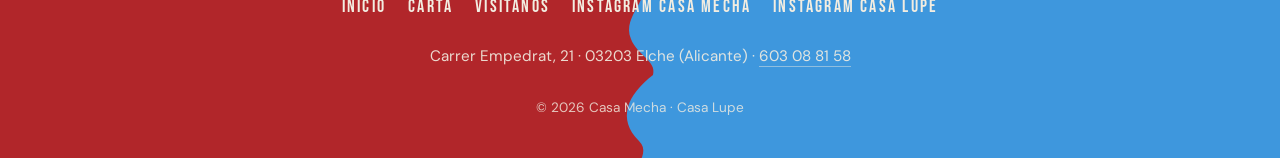
<file: tienda.html>
<!doctype html>
<html lang="es">
<head>
<meta charset="utf-8">
<meta name="viewport" content="width=device-width, initial-scale=1">
<title>Pedir online para recoger | Casa Mecha y Casa Lupe, Elche</title>
<meta name="description" content="Haz tu pedido de tacos, brioches, totopos, helados, granizados y repostería y recógelo en Carrer Empedrat, 21 (Elche). Pagas al recoger.">
<meta name="robots" content="index, follow, max-image-preview:large">
<link rel="canonical" href="https://practicas-hugosanz.github.io/casa-mecha-lupe/tienda.html">
<meta name="theme-color" content="#B1262A">

<meta property="og:type" content="website">
<meta property="og:locale" content="es_ES">
<meta property="og:site_name" content="Casa Mecha y Casa Lupe">
<meta property="og:title" content="Pedir online | Casa Mecha y Casa Lupe">
<meta property="og:description" content="Pide tacos, brioches, helados y repostería y recógelo en el local. Pagas al recoger.">
<meta property="og:url" content="https://practicas-hugosanz.github.io/casa-mecha-lupe/tienda.html">
<meta property="og:image" content="https://practicas-hugosanz.github.io/casa-mecha-lupe/img/og-casa-mecha-casa-lupe.jpg">
<meta name="twitter:card" content="summary_large_image">

<link rel="icon" type="image/png" sizes="32x32" href="icons/favicon-32.png">
<link rel="icon" type="image/png" sizes="48x48" href="icons/favicon-48.png">
<link rel="apple-touch-icon" sizes="180x180" href="icons/apple-touch-icon.png">
<link rel="manifest" href="site.webmanifest">

<link rel="preconnect" href="https://fonts.googleapis.com">
<link rel="preconnect" href="https://fonts.gstatic.com" crossorigin>
<link href="https://fonts.googleapis.com/css2?family=Bebas+Neue&family=Bowlby+One&family=DM+Sans:opsz,wght@9..40,400;9..40,500;9..40,700&family=Fraunces:opsz,wght@9..144,700;9..144,900&family=Lilita+One&family=Sacramento&display=swap" rel="stylesheet">
<link rel="stylesheet" href="styles.css">
<link rel="stylesheet" href="tienda.css">
</head>
<body class="shop-page">

<a class="skip" href="#menu">Saltar a los productos</a>

<header class="nav" id="nav">
  <a href="index.html" class="nav-brand" aria-label="Casa Mecha y Casa Lupe, inicio">
    <img src="icons/logo.png?v=3" alt="" class="nb-logo" width="36" height="36">
    <span class="nb-text"><b class="t-m">MECHA</b><i>/</i><b class="t-l">LUPE</b></span>
  </a>
  <nav class="nav-links" id="navLinks" aria-label="Principal">
    <a href="index.html">Inicio</a>
    <a href="index.html#carta">Carta</a>
    <a href="index.html#local">El local</a>
    <a href="index.html#visitanos">Visítanos</a>
  </nav>
  <button class="nav-cta nav-cart" id="navCart" type="button" aria-controls="cart">Mi pedido <span class="nc-count" data-count>0</span></button>
  <button class="nav-burger" id="burger" aria-label="Abrir menú" aria-expanded="false" aria-controls="navLinks"><span></span><span></span></button>
</header>

<main>
  <section class="shop-hero" aria-labelledby="shop-title">
    <div class="sh-inner">
      <img src="img/brand/mecha-icon.png" alt="" class="sh-face sh-m" width="484" height="603">
      <div class="sh-copy">
        <p class="sh-kicker">pide y recoge</p>
        <h1 class="sh-title" id="shop-title">Pedido online</h1>
        <p class="sh-lead">Elige lo que te apetece de las dos casas, envíanos el pedido y pásate a recogerlo por Carrer Empedrat, 21. Pagas en el local.</p>
        <ol class="sh-steps">
          <li><b>1</b>Añade productos</li>
          <li><b>2</b>Elige hora de recogida</li>
          <li><b>3</b>Envía el pedido por WhatsApp</li>
        </ol>
      </div>
      <img src="img/brand/lupe-icon.png" alt="" class="sh-face sh-l" width="519" height="602">
    </div>
  </section>

  <nav class="cats" id="cats" aria-label="Categorías"></nav>

  <div class="shop wrap">
    <div class="menu" id="menu">
      <noscript><p class="noscript">Para pedir online necesitas activar JavaScript. También puedes llamarnos al <a href="tel:+34603088158">603 08 81 58</a>.</p></noscript>
    </div>

    <aside class="cart" id="cart" aria-labelledby="cart-title" tabindex="-1">
      <div class="cart-head">
        <h2 id="cart-title">Tu pedido</h2>
        <button class="cart-close" id="cartClose" type="button" aria-label="Cerrar pedido">
          <svg viewBox="0 0 24 24" width="22" height="22" aria-hidden="true"><path d="M6 6l12 12M18 6 6 18" stroke="currentColor" stroke-width="2.4" stroke-linecap="round"/></svg>
        </button>
      </div>

      <div class="cart-scroll">
        <div class="cart-empty" id="cartEmpty">
          <img src="img/brand/lupe-face-blue.png" alt="" width="90" height="103" loading="lazy">
          <p>Todavía no has añadido nada.<br>Empieza por unos tacos o un helado.</p>
        </div>
        <ul class="cart-lines" id="cartLines"></ul>

        <div class="cart-total" id="cartTotalRow" hidden>
          <span>Total</span><b id="cartTotal">0,00 €</b>
        </div>

        <form class="checkout" id="checkout" novalidate hidden>
          <h3 class="co-h">Recogida</h3>
          <div class="co-row">
            <label class="fld"><span>Día</span>
              <select id="coDay" name="day" required></select>
            </label>
            <label class="fld"><span>Hora</span>
              <select id="coTime" name="time" required></select>
            </label>
          </div>
          <label class="fld"><span>Nombre</span>
            <input id="coName" name="name" type="text" autocomplete="given-name" required maxlength="60">
          </label>
          <label class="fld"><span>Teléfono</span>
            <input id="coPhone" name="phone" type="tel" autocomplete="tel" inputmode="tel" required maxlength="20" placeholder="600 000 000">
          </label>
          <label class="fld"><span>Notas <i>(opcional)</i></span>
            <textarea id="coNotes" name="notes" rows="2" maxlength="300" placeholder="Toppings, alergias, sin cebolla…"></textarea>
          </label>
          <p class="co-error" id="coError" role="alert"></p>
          <button class="co-send" type="submit">
            <svg viewBox="0 0 24 24" width="20" height="20" aria-hidden="true"><path fill="currentColor" d="M17.472 14.382c-.297-.149-1.758-.867-2.03-.967-.273-.099-.471-.148-.67.15-.197.297-.767.966-.94 1.164-.173.199-.347.223-.644.075-.297-.15-1.255-.463-2.39-1.475-.883-.788-1.48-1.761-1.653-2.059-.173-.297-.018-.458.13-.606.134-.133.298-.347.446-.52.149-.174.198-.298.298-.497.099-.198.05-.371-.025-.52-.075-.149-.669-1.612-.916-2.207-.242-.579-.487-.5-.669-.51-.173-.008-.371-.01-.57-.01-.198 0-.52.074-.792.372-.272.297-1.04 1.016-1.04 2.479 0 1.462 1.065 2.875 1.213 3.074.149.198 2.096 3.2 5.077 4.487.709.306 1.262.489 1.694.625.712.227 1.36.195 1.871.118.571-.085 1.758-.719 2.006-1.413.248-.694.248-1.289.173-1.413-.074-.124-.272-.198-.57-.347m-5.421 7.403h-.004a9.87 9.87 0 0 1-5.031-1.378l-.361-.214-3.741.982.998-3.648-.235-.374a9.86 9.86 0 0 1-1.51-5.26c.001-5.45 4.436-9.884 9.888-9.884 2.64 0 5.122 1.03 6.988 2.898a9.825 9.825 0 0 1 2.893 6.994c-.003 5.45-4.437 9.884-9.885 9.884m8.413-18.297A11.815 11.815 0 0 0 12.05 0C5.495 0 .16 5.335.157 11.892c0 2.096.547 4.142 1.588 5.945L.057 24l6.305-1.654a11.882 11.882 0 0 0 5.683 1.448h.005c6.554 0 11.89-5.335 11.893-11.893a11.821 11.821 0 0 0-3.48-8.413Z"/></svg>
            Enviar pedido por WhatsApp
          </button>
          <p class="co-note">Pagas al recoger. Te confirmamos el pedido por WhatsApp; si no te llega respuesta, llámanos al <a href="tel:+34603088158">603 08 81 58</a>.</p>
        </form>

        <div class="sent" id="sent" hidden>
          <p class="sent-h">¡Ya casi está!</p>
          <p>Se ha abierto WhatsApp con tu pedido. <b>Envía el mensaje</b> para que lo recibamos y te lo confirmamos enseguida.</p>
          <div class="sent-actions">
            <a class="btn-s" id="sentAgain" href="#" target="_blank" rel="noopener noreferrer">Abrir WhatsApp otra vez</a>
            <button class="btn-s ghost" id="sentNew" type="button">Hacer otro pedido</button>
          </div>
        </div>
      </div>
    </aside>
  </div>
</main>

<button class="cart-bar" id="cartBar" type="button" aria-controls="cart" hidden>
  <span class="cb-count" data-count>0</span>
  <span class="cb-label">Ver mi pedido</span>
  <b class="cb-total" id="cartBarTotal">0,00 €</b>
</button>
<div class="scrim" id="scrim" hidden></div>
<p class="toast" id="toast" role="status" aria-live="polite"></p>

<footer class="foot">
  <div class="foot-half fh-m"></div>
  <div class="foot-half fh-l"><div class="flame flame-v"></div></div>
  <div class="foot-inner">
    <div class="foot-logos">
      <img src="img/brand/mecha-stamp.png" alt="Casa Mecha" width="952" height="1020" loading="lazy">
      <img src="img/brand/lupe-stamp.png" alt="Casa Lupe" width="973" height="1020" loading="lazy">
    </div>
    <p class="foot-desc">Tacos, brioches y totopos · Helados, granizados y repostería</p>
    <nav class="foot-links" aria-label="Pie de página">
      <a href="index.html">Inicio</a>
      <a href="index.html#carta">Carta</a>
      <a href="index.html#visitanos">Visítanos</a>
      <a href="https://www.instagram.com/casamecha__/" target="_blank" rel="noopener noreferrer">Instagram Casa Mecha</a>
      <a href="https://www.instagram.com/casalupe__/" target="_blank" rel="noopener noreferrer">Instagram Casa Lupe</a>
    </nav>
    <address class="foot-nap">Carrer Empedrat, 21 · 03203 Elche (Alicante) · <a href="tel:+34603088158">603 08 81 58</a></address>
    <p class="foot-small">© 2026 Casa Mecha · Casa Lupe</p>
  </div>
</footer>

<script src="tienda.js" defer></script>
</body>
</html>
</file>
<file: styles.css>
/* =========================================================
   Casa Mecha & Casa Lupe · "bendita dualidad"
   ========================================================= */
:root{
  --red:#B1262A;        /* Mecha */
  --red-d:#8E1D20;
  --red-ink:#A62724;
  --blue:#3E97DD;       /* Lupe */
  --blue-d:#2B7FC9;
  --blue-l:#82B7E8;
  --cream:#F2EDE1;
  --paper:#FBF7EE;
  --ink:#2A1A16;
  --ink-2:#5B4A43;
  --yellow:#F2C46B;
  --tile-blue:#8DB0D3;

  --f-mecha:'Bowlby One', 'Arial Black', sans-serif;
  --f-lupe:'Lilita One', 'Arial Rounded MT Bold', sans-serif;
  --f-cond:'Bebas Neue', 'Impact', sans-serif;
  --f-serif:'Fraunces', Georgia, serif;
  --f-script:'Sacramento', cursive;
  --f-body:'DM Sans', system-ui, -apple-system, Segoe UI, sans-serif;

  --gutter:clamp(16px, 4vw, 48px);
  --radius:22px;
  --ease:cubic-bezier(.2,.8,.2,1);
  --split:50%;
}

*{box-sizing:border-box;margin:0;padding:0}
html{scroll-behavior:smooth;-webkit-text-size-adjust:100%}
body{
  font-family:var(--f-body);color:var(--ink);background:var(--paper);
  line-height:1.55;overflow-x:hidden;-webkit-font-smoothing:antialiased;
}
img{display:block;max-width:100%}
a{color:inherit}
button{font:inherit;color:inherit;background:none;border:0;cursor:pointer}
.sr-only{position:absolute;width:1px;height:1px;overflow:hidden;clip:rect(0 0 0 0);white-space:nowrap}
.wrap{width:100%;max-width:1240px;margin:0 auto;padding:0 var(--gutter)}
.c-m{color:var(--red)} .c-l{color:var(--blue)}

/* ---------- shared type ---------- */
.eyebrow{
  font-family:var(--f-cond);font-size:1.15rem;letter-spacing:.14em;text-transform:uppercase;
  color:var(--red);display:inline-flex;align-items:center;gap:.6em;margin-bottom:.9rem;
}
.eyebrow::before{content:"";width:28px;height:3px;border-radius:3px;background:linear-gradient(90deg,var(--red) 50%,var(--blue) 50%)}
.e-l{color:var(--blue)}
.big{
  font-family:var(--f-mecha);font-weight:400;font-size:clamp(2.2rem,6vw,4.8rem);
  line-height:.98;letter-spacing:-.01em;text-transform:none;
}
.lead{font-size:clamp(1.02rem,1.4vw,1.2rem);color:var(--ink-2);max-width:56ch;margin-top:1.4rem}
.sec-head{margin-bottom:clamp(2.5rem,6vw,4.5rem)}
.sec-head.center{text-align:center}
.sec-head.center .lead{margin-inline:auto}

/* ---------- loader ---------- */
.loader{position:fixed;inset:0;z-index:100;display:grid;place-items:center;pointer-events:none}
.loader-half{position:absolute;top:0;bottom:0;width:50.5%;transition:transform 1s var(--ease)}
.l-red{left:0;background:var(--red)}
.l-blue{right:0;background:var(--blue)}
.loader-faces{position:relative;display:flex;align-items:center;gap:18px;background:var(--cream);padding:22px 28px;border-radius:999px;box-shadow:0 20px 60px rgba(0,0,0,.25);transition:opacity .4s,transform .6s var(--ease)}
.loader-faces img{width:64px;height:auto;animation:bob 1s ease-in-out infinite}
.loader-faces img:last-child{animation-delay:.5s}
.loader-amp{font-family:var(--f-script);font-size:2.4rem;color:var(--ink)}
.loader-text{position:absolute;bottom:14vh;color:var(--cream);font-family:var(--f-cond);letter-spacing:.12em;font-size:1.1rem;transition:opacity .3s}
.loaded .l-red{transform:translateX(-101%)}
.loaded .l-blue{transform:translateX(101%)}
.loaded .loader-faces{opacity:0;transform:scale(.6)}
.loaded .loader-text{opacity:0}
@keyframes bob{50%{transform:translateY(-8px) rotate(-4deg)}}

/* ---------- nav ---------- */
.nav{
  position:fixed;top:12px;left:50%;transform:translateX(-50%);z-index:50;
  width:min(1200px,calc(100% - 24px));
  display:flex;align-items:center;gap:20px;padding:10px 12px 10px 16px;
  border-radius:999px;transition:background .35s,box-shadow .35s,top .35s;
}
.nav,.nav.scrolled{background:rgba(251,247,238,.9);backdrop-filter:blur(14px) saturate(1.3);-webkit-backdrop-filter:blur(14px) saturate(1.3);box-shadow:0 8px 30px rgba(42,26,22,.12)}
.nav-brand{display:flex;align-items:center;text-decoration:none;gap:4px;margin-right:auto;min-width:0}
.nb-face{width:34px;height:auto;background:var(--cream);border-radius:50%;padding:3px;box-shadow:0 0 0 2px var(--cream)}
.nb-l{margin-left:-10px}
.nb-text{margin-left:8px;font-size:1rem;white-space:nowrap;color:var(--ink);transition:color .35s}
.nb-text em{font-family:var(--f-script);font-style:normal;font-size:1.35rem}
.nb-text b{font-family:var(--f-mecha);font-weight:400;font-size:.95rem;text-transform:uppercase}
.nb-text .t-l{font-family:var(--f-lupe);font-size:1.08rem;color:var(--blue)}
.nb-text .t-m{color:var(--red)}
.nb-text i{font-family:var(--f-script);font-style:normal;font-size:1.3rem;margin:0 4px}
.nav.scrolled .nb-text{color:var(--ink)}
.nav.scrolled .t-m{color:var(--red)} .nav.scrolled .t-l{color:var(--blue)}
.nav-links{display:flex;gap:4px}
.nav-links a{color:var(--ink) !important;
  text-decoration:none;font-weight:500;font-size:.95rem;color:var(--cream);
  padding:8px 14px;border-radius:999px;transition:background .25s,color .25s;
}
.nav-links a:hover{background:rgba(255,255,255,.18)}
.nav.scrolled .nav-links a{color:var(--ink)}
.nav.scrolled .nav-links a:hover{background:rgba(42,26,22,.07)}
.nav-cta{
  text-decoration:none;font-family:var(--f-cond);font-size:1.15rem;letter-spacing:.08em;
  padding:10px 20px;border-radius:999px;color:var(--cream);
  background:linear-gradient(100deg,var(--red) 0 50%,var(--blue) 50% 100%);
  background-size:220% 100%;background-position:0 0;transition:background-position .5s var(--ease),transform .2s;
  box-shadow:inset 0 0 0 2px rgba(242,237,225,.5);
}
.nav-cta:hover{background-position:100% 0;transform:translateY(-1px)}
.nav-burger{display:none;width:44px;height:44px;border-radius:50%;background:var(--cream);position:relative}
.nav-burger span{position:absolute;left:12px;right:12px;height:2.5px;border-radius:2px;background:var(--ink);transition:transform .3s}
.nav-burger span:first-child{top:17px}.nav-burger span:last-child{top:24px}
.nav-burger[aria-expanded="true"] span:first-child{transform:translateY(3.5px) rotate(45deg)}
.nav-burger[aria-expanded="true"] span:last-child{transform:translateY(-3.5px) rotate(-45deg)}

/* ---------- awning ---------- */
.awning{position:absolute;top:0;left:0;right:0;height:64px;z-index:4;pointer-events:none;filter:drop-shadow(0 6px 6px rgba(0,0,0,.18))}
.awning svg{width:100%;height:100%;display:block}

/* ---------- flame divider ---------- */
.flame{position:absolute;pointer-events:none}
.flame-v{
  top:0;bottom:0;left:-78px;width:80px;
  background:url("data:image/svg+xml,%3Csvg xmlns='http://www.w3.org/2000/svg' viewBox='0 0 80 160' preserveAspectRatio='none'%3E%3Cpath fill='%233E97DD' d='M80 0H46C20 20 10 44 32 66C48 82 14 100 24 124C30 140 50 146 46 160H80Z'/%3E%3C/svg%3E") 0 0/80px 160px repeat-y;
  animation:flameY 3.2s linear infinite;
}
.flame-h{
  display:none;left:0;right:0;top:-38px;height:40px;
  background:url("data:image/svg+xml,%3Csvg xmlns='http://www.w3.org/2000/svg' viewBox='0 0 160 40' preserveAspectRatio='none'%3E%3Cpath fill='%233E97DD' d='M0 40V22C20 4 44 0 66 16C82 28 100 2 124 10C140 15 146 24 160 22V40Z'/%3E%3C/svg%3E") 0 0/160px 40px repeat-x;
  animation:flameX 3.2s linear infinite;
}
@keyframes flameY{to{background-position:0 -160px}}
@keyframes flameX{to{background-position:160px 0}}

/* ---------- hero ---------- */
.hero{position:relative;height:100svh;min-height:640px;overflow:hidden;color:var(--cream);background:var(--red);isolation:isolate}
.hero-half{position:absolute;top:0;bottom:0}
.h-mecha{left:0;width:var(--split);background:var(--red)}
.h-lupe{left:var(--split);right:0;background:var(--blue)}
.h-mecha::after,.h-lupe::after{ /* subtle grain/spot pattern */
  content:"";position:absolute;inset:0;opacity:.09;pointer-events:none;
  background-image:radial-gradient(circle at 25% 25%,#fff 1.4px,transparent 1.6px);background-size:26px 26px;
}
.hero-inner{
  position:absolute;inset:0;display:flex;flex-direction:column;align-items:center;justify-content:center;
  padding:110px 24px 170px;text-align:center;
}
.h-mecha .hero-inner{right:0;left:auto;width:max(100%,0px)}
.hero-stamp{width:clamp(200px,26vw,380px);height:auto;filter:drop-shadow(0 18px 24px rgba(0,0,0,.18));transition:transform .6s var(--ease)}
.hero-kicker{font-family:var(--f-script);font-size:clamp(2rem,3.2vw,3rem);line-height:1;margin-top:.6rem}
.hero-items{font-family:var(--f-cond);font-size:clamp(1rem,1.3vw,1.25rem);letter-spacing:.18em;opacity:.92;margin-top:.35rem}
.hero-title{
  position:absolute;left:50%;bottom:clamp(48px,9vh,96px);transform:translateX(-50%) rotate(-5deg);z-index:5;
  font-family:var(--f-script);font-weight:400;font-size:clamp(4rem,10vw,9.5rem);line-height:.8;
  display:flex;gap:.25em;white-space:nowrap;pointer-events:none;text-shadow:0 6px 24px rgba(0,0,0,.18);
}
.ht-1{color:var(--cream)}
.ht-2{color:#fff;position:relative}
.ht-1,.ht-2{display:inline-block;opacity:0;transform:translateY(30px);transition:opacity .9s var(--ease),transform .9s var(--ease)}
.loaded .ht-1{opacity:1;transform:none;transition-delay:.7s}
.loaded .ht-2{opacity:1;transform:none;transition-delay:.9s}
.badge{position:absolute;right:clamp(16px,4vw,56px);top:clamp(96px,16vh,150px);width:clamp(96px,10vw,140px);z-index:5;animation:spin 18s linear infinite}
.badge-bg{fill:var(--cream)}
.badge text{font-family:var(--f-cond);font-size:19px;letter-spacing:3.2px;fill:var(--ink)}
.badge .badge-mid{font-family:var(--f-script);font-size:44px;letter-spacing:0;fill:var(--red)}
@keyframes spin{to{transform:rotate(360deg)}}
.scroll-cue{
  position:absolute;left:50%;bottom:18px;transform:translateX(-50%);z-index:6;text-decoration:none;
  display:flex;align-items:center;gap:8px;font-family:var(--f-cond);letter-spacing:.14em;font-size:1rem;
  background:var(--cream);color:var(--ink);padding:8px 16px 8px 18px;border-radius:999px;
}
.scroll-cue svg{animation:nudge 1.6s ease-in-out infinite}
@keyframes nudge{50%{transform:translateY(3px)}}
[data-float]{animation:float 6s ease-in-out infinite}
.h-lupe [data-float]{animation-delay:-3s}
@keyframes float{50%{transform:translateY(-12px) rotate(1.5deg)}}

/* ---------- crossed marquees ---------- */
.cross{position:relative;height:clamp(170px,22vw,260px);background:var(--paper);overflow:hidden}
.band{position:absolute;left:-5%;right:-5%;top:50%;padding:14px 0;overflow:hidden;box-shadow:0 10px 30px rgba(0,0,0,.12)}
.band-red{background:var(--red);color:var(--cream);transform:translateY(-50%) rotate(-4deg);z-index:2}
.band-blue{background:var(--blue);color:#fff;transform:translateY(-50%) rotate(3.5deg)}
.band-track{display:flex;width:max-content;align-items:center;gap:28px;white-space:nowrap;animation:marquee 32s linear infinite}
.band-track.rev{animation-direction:reverse;animation-duration:38s}
.band-track span{font-family:var(--f-cond);font-size:clamp(1.6rem,3.2vw,2.6rem);letter-spacing:.04em;text-transform:uppercase}
.band-blue .band-track span{font-family:var(--f-serif);font-weight:700;text-transform:none;font-size:clamp(1.4rem,2.8vw,2.2rem);font-style:italic}
.band-track b{font-size:1.2rem;opacity:.75}
@keyframes marquee{to{transform:translateX(-50%)}}

/* ---------- abuelas ---------- */
.abuelas{padding:clamp(80px,12vw,150px) 0 clamp(70px,10vw,120px);position:relative}
.grannies{display:grid;grid-template-columns:1fr auto 1fr;gap:clamp(16px,3vw,36px);align-items:center}
.granny{
  position:relative;border-radius:32px;padding:clamp(24px,3vw,38px);color:var(--cream);overflow:hidden;
  min-height:540px;display:flex;flex-direction:column;transform-style:preserve-3d;
  transition:transform .5s var(--ease),box-shadow .5s;box-shadow:0 30px 60px -30px rgba(42,26,22,.45);
}
.g-mecha{background:var(--red);transform:rotate(-1.5deg)}
.g-lupe{background:var(--blue);transform:rotate(1.5deg)}
.g-top{display:flex;align-items:center;gap:16px}
.g-face{width:96px;height:auto}
.g-casa{font-family:var(--f-script);font-size:2rem;line-height:.6}
.g-name{font-family:var(--f-mecha);font-weight:400;font-size:clamp(2.6rem,4vw,3.6rem);line-height:1}
.g-lupe .g-name{font-family:var(--f-lupe);font-size:clamp(3rem,4.6vw,4.1rem)}
.g-quote{font-family:var(--f-cond);font-size:clamp(1.5rem,2.2vw,1.95rem);line-height:1.05;letter-spacing:.02em;margin:22px 0 18px;max-width:18ch}
.g-lupe .g-quote{font-family:var(--f-serif);font-weight:700;font-style:italic;font-size:clamp(1.3rem,1.9vw,1.65rem);line-height:1.15}
.g-list{list-style:none;max-width:min(280px,50%);position:relative;z-index:2}
.g-list li{display:flex;justify-content:space-between;gap:12px;padding:9px 0;border-bottom:1.5px dashed rgba(242,237,225,.45);font-weight:500}
.g-list li span:last-child{font-family:var(--f-cond);font-size:1.25rem;letter-spacing:.04em}
.g-link{
  margin-top:auto;align-self:flex-start;position:relative;z-index:2;text-decoration:none;font-weight:700;
  background:var(--cream);color:var(--ink);padding:10px 18px;border-radius:999px;display:inline-flex;gap:8px;transition:gap .3s;
}
.g-link:hover{gap:14px}
.g-photo{
  position:absolute;right:-24px;bottom:-34px;width:44%;aspect-ratio:4/5;object-fit:cover;border-radius:20px;
  border:8px solid var(--cream);transform:rotate(8deg);box-shadow:0 20px 40px rgba(0,0,0,.25);transition:transform .6s var(--ease);
}
.g-lupe .g-photo{transform:rotate(-7deg)}
.granny:hover .g-photo{transform:rotate(3deg) translate(-10px,-14px) scale(1.04)}
.vs span{
  display:grid;place-items:center;width:84px;height:84px;border-radius:50%;background:var(--cream);
  font-family:var(--f-script);font-size:3.4rem;line-height:1;color:var(--ink);
  box-shadow:0 0 0 6px var(--paper),0 0 0 8px var(--ink);
}

/* ---------- tile band ---------- */
.tiles{display:grid;grid-template-columns:repeat(var(--cols,24),1fr);gap:4px;padding:4px;background:#ECE6DA}
.tile{aspect-ratio:1;border-radius:2px;transition:transform .5s var(--ease),background-color .4s}
.tile:hover{transform:rotateY(180deg) scale(.9)}

/* ---------- carta ---------- */
.carta{position:relative;background:linear-gradient(90deg,var(--red) 50%,var(--blue) 50%);color:var(--cream);padding:120px 0 90px;overflow:hidden}
.carta-head{position:relative;z-index:3;display:flex;align-items:center;justify-content:center;gap:clamp(12px,4vw,56px);padding:0 var(--gutter)}
.ch-face{width:clamp(70px,9vw,120px);height:auto}
.ch-m{transform:rotate(-8deg)} .ch-l{transform:rotate(8deg)}
.carta-title{font-family:var(--f-cond);font-weight:400;font-size:clamp(5rem,14vw,11rem);line-height:.85;letter-spacing:.02em;text-shadow:0 8px 0 rgba(0,0,0,.12)}
.carta-switch{display:none}
.carta-grid{position:relative;display:grid;grid-template-columns:1fr 1fr;max-width:1240px;margin:clamp(30px,5vw,60px) auto 0}
.carta-flame{
  position:absolute;top:-400px;bottom:-200px;left:calc(50% - 40px);width:80px;z-index:1;
  background:url("data:image/svg+xml,%3Csvg xmlns='http://www.w3.org/2000/svg' viewBox='0 0 80 220' preserveAspectRatio='none'%3E%3Cpath fill='%233E97DD' d='M80 0H40C6 30 4 60 34 86C56 106 6 128 22 160C32 182 60 196 40 220H80Z'/%3E%3Cpath fill='%23B1262A' d='M0 0H40C6 30 4 60 34 86C56 106 6 128 22 160C32 182 60 196 40 220H0Z'/%3E%3C/svg%3E") 0 0/80px 220px repeat-y;
  animation:flameC 4s linear infinite;
}
@keyframes flameC{to{background-position:0 -220px}}
.carta-col{position:relative;z-index:2;padding:0 clamp(28px,5vw,80px)}
.col-mecha{padding-right:clamp(50px,6vw,100px)}
.col-lupe{padding-left:clamp(50px,6vw,100px)}
.col-tag{font-family:var(--f-script);font-size:2.2rem;line-height:1;margin-bottom:12px;opacity:.95}
.cat{padding:22px 0 26px;border-bottom:2px solid rgba(242,237,225,.25);position:relative}
.cat:last-of-type{border-bottom:0}
.cat-h{display:flex;align-items:center;gap:14px;font-family:var(--f-cond);font-weight:400;font-size:clamp(2.2rem,3.6vw,3.1rem);line-height:1;letter-spacing:.02em}
.cat-h small{display:block;font-family:var(--f-body);font-size:.85rem;font-weight:700;letter-spacing:.06em;text-transform:uppercase;font-style:italic;opacity:.85}
.cat-h.serif{font-family:var(--f-serif);font-weight:900;font-size:clamp(1.7rem,2.6vw,2.3rem);text-transform:uppercase;letter-spacing:.01em}
.cat-h.serif small{text-transform:none;font-style:normal;letter-spacing:0;font-weight:500;font-size:.92rem}
.cat-h .price{margin-left:auto;font-size:.95em;background:var(--cream);color:var(--red);padding:2px 12px 0;border-radius:10px;transform:rotate(-3deg)}
.ico{width:44px;height:44px;flex:none;fill:none;stroke:currentColor;stroke-width:2.6;stroke-linecap:round;stroke-linejoin:round}
.cat-list{list-style:none;margin:14px 0 0 58px}
.cat-list li{font-size:1.14rem;font-weight:500;padding:4px 0;position:relative}
.col-mecha .cat-list li::before{content:"·";position:absolute;left:-18px;font-weight:700}
.cat-list.priced li{display:flex;align-items:baseline;gap:10px}
.cat-list.priced li span:first-child{flex:1;display:flex;align-items:baseline;gap:8px;flex-wrap:wrap}
.cat-list.priced li span:first-child::after{content:"";flex:1;min-width:20px;border-bottom:2px dotted rgba(255,255,255,.5);transform:translateY(-4px)}
.cat-list.priced li span:last-child{font-family:var(--f-cond);font-size:1.4rem;letter-spacing:.03em}
.cat-list small{font-size:.82rem;opacity:.85;font-weight:400}
.sabores-h{margin:18px 0 10px 58px;font-family:var(--f-serif);font-weight:900;letter-spacing:.12em;text-transform:uppercase;font-size:.95rem}
.sabores{list-style:none;display:flex;flex-wrap:wrap;gap:8px;margin-left:58px}
.sabores li{display:inline-flex;align-items:center;gap:7px;background:rgba(255,255,255,.16);border:1.5px solid rgba(255,255,255,.35);padding:5px 12px 5px 6px;border-radius:999px;font-size:.92rem;font-weight:500;transition:transform .25s var(--ease),background .25s}
.sabores li:hover{transform:translateY(-3px) rotate(-2deg);background:rgba(255,255,255,.28)}
.sabores i{width:16px;height:16px;border-radius:50%;box-shadow:inset 0 -3px 0 rgba(0,0,0,.15),0 0 0 2px rgba(255,255,255,.7)}
.extra{display:flex;justify-content:space-between;margin:16px 0 0 58px;font-weight:700}
.extra span:last-child{font-family:var(--f-cond);font-size:1.4rem;font-weight:400}
.carta-script{font-family:var(--f-script);font-size:clamp(3.4rem,6vw,5.4rem);line-height:1;margin-top:20px;transform:rotate(-6deg);color:var(--cream)}
.carta-script.s-l{color:#fff;text-align:right}
.carta .awning{height:58px}

/* peek preview */
.peek{position:fixed;left:0;top:0;width:220px;aspect-ratio:4/5;z-index:60;pointer-events:none;border-radius:18px;overflow:hidden;border:7px solid var(--cream);box-shadow:0 30px 60px rgba(0,0,0,.35);opacity:0;transform:scale(.6);transition:opacity .25s}
.peek img{width:100%;height:100%;object-fit:cover}
.peek.on{opacity:1}

/* ---------- gallery (horizontal) ---------- */
.cocina{position:relative;height:320vh;background:var(--ink);color:var(--cream)}
.cocina-sticky{position:sticky;top:0;height:100vh;overflow:hidden;display:flex;flex-direction:column;justify-content:center}
.cocina::before{content:"";position:absolute;inset:0;opacity:.06;background:radial-gradient(circle at 20% 20%,#fff 1.5px,transparent 1.7px) 0 0/30px 30px}
.cocina-head{padding:0 var(--gutter);max-width:1240px;margin:0 auto;width:100%;position:relative}
.cocina-head .eyebrow{color:var(--yellow)}
.script-in{font-family:var(--f-script);font-size:1.35em;color:var(--blue-l);display:inline-block;transform:rotate(-4deg) translateY(.08em)}
.track{display:flex;gap:clamp(20px,3vw,40px);padding:clamp(30px,5vh,56px) var(--gutter) 30px;width:max-content;will-change:transform}
.ph{position:relative;flex:none;width:clamp(230px,24vw,330px);background:var(--cream);padding:12px 12px 52px;border-radius:6px;box-shadow:0 30px 50px -20px rgba(0,0,0,.6);transition:transform .5s var(--ease)}
.ph:nth-child(odd){transform:rotate(-3deg)}
.ph:nth-child(even){transform:rotate(2.5deg) translateY(26px)}
.ph:hover{transform:rotate(0) translateY(-10px) scale(1.03);z-index:2}
.ph img{width:100%;aspect-ratio:4/5;object-fit:cover;border-radius:3px}
.ph figcaption{position:absolute;bottom:10px;left:0;right:0;text-align:center;font-family:var(--f-script);font-size:1.9rem;line-height:1}
.ph.r figcaption{color:var(--red)} .ph.b figcaption{color:var(--blue-d)}
.ph::before{content:"";position:absolute;top:-12px;left:50%;width:90px;height:26px;transform:translateX(-50%) rotate(-3deg);background:rgba(242,196,107,.85);z-index:2}
.ph.b::before{background:rgba(130,183,232,.85)}
.progress{position:relative;margin:10px auto 0;width:min(320px,60%);height:5px;border-radius:5px;background:rgba(255,255,255,.15);overflow:hidden}
.progress span{position:absolute;inset:0;transform-origin:left;transform:scaleX(0);background:linear-gradient(90deg,var(--red),var(--blue))}

/* ---------- la casa ---------- */
.casa{
  padding:clamp(90px,12vw,150px) 0;position:relative;
  background-color:#F6E6B9;
  background-image:url("data:image/svg+xml,%3Csvg xmlns='http://www.w3.org/2000/svg' width='120' height='120' viewBox='0 0 120 120'%3E%3Cg opacity='.5'%3E%3Ccircle cx='30' cy='34' r='15' fill='%23D63A2F'/%3E%3Ccircle cx='25' cy='29' r='4' fill='%23F07A5E'/%3E%3Cpath d='M30 19l3 6 6-2-4 5 5 3-7 0-3 5-3-5-7 0 5-3-4-5 6 2z' fill='%2357892F'/%3E%3Ccircle cx='90' cy='88' r='13' fill='%23D63A2F'/%3E%3Ccircle cx='86' cy='84' r='3.5' fill='%23F07A5E'/%3E%3Cpath d='M90 75l2.6 5 5-1.6-3.4 4.2 4.4 2.6-6 0-2.6 4.4-2.6-4.4-6 0 4.4-2.6-3.4-4.2 5 1.6z' fill='%2357892F'/%3E%3Ccircle cx='96' cy='22' r='2' fill='%23E2B24A'/%3E%3Ccircle cx='22' cy='96' r='2' fill='%23E2B24A'/%3E%3C/g%3E%3C/svg%3E");
}
.casa-grid{display:grid;grid-template-columns:1.1fr .9fr;gap:clamp(30px,6vw,80px);align-items:center}
.casa-photo{position:relative}
.casa-photo img{width:100%;aspect-ratio:4/3;object-fit:cover;border-radius:28px;border:10px solid var(--paper);box-shadow:0 40px 70px -30px rgba(42,26,22,.55);transform:rotate(-1.5deg)}
.sticker{position:absolute;font-family:var(--f-cond);letter-spacing:.06em;font-size:1.25rem;line-height:1;text-align:center;padding:16px 18px;border-radius:50%;width:116px;height:116px;display:grid;place-items:center;box-shadow:0 12px 24px rgba(0,0,0,.2)}
.s1{background:var(--blue);color:#fff;top:-26px;right:8%;transform:rotate(10deg)}
.s2{background:var(--red);color:var(--cream);bottom:-30px;left:6%;transform:rotate(-8deg)}
.casa-copy .lead{color:var(--ink)}
.facts{display:flex;gap:14px;margin-top:30px;flex-wrap:wrap}
.facts div{background:var(--paper);border-radius:18px;padding:14px 18px;min-width:112px;box-shadow:0 8px 0 rgba(42,26,22,.08)}
.facts b{display:block;font-family:var(--f-mecha);font-weight:400;font-size:2.4rem;line-height:1;color:var(--red)}
.facts div:nth-child(2) b{color:var(--blue)}
.facts div:nth-child(3) b{font-family:var(--f-lupe);color:var(--blue-d)}
.facts span{font-size:.9rem;font-weight:500;color:var(--ink-2)}

/* ---------- visit ---------- */
.visit{padding:clamp(90px,12vw,150px) 0;background:var(--paper)}
.doors{display:grid;grid-template-columns:1fr 1fr;gap:clamp(18px,3vw,32px)}
.door{border-radius:30px;overflow:hidden;color:var(--cream);display:flex;flex-direction:column;box-shadow:0 30px 60px -30px rgba(42,26,22,.5)}
.d-m{background:var(--red)} .d-l{background:var(--blue)}
.door-img{width:100%;aspect-ratio:16/10;object-fit:cover;transition:transform .8s var(--ease)}
.door:hover .door-img{transform:scale(1.04)}
.door-body{padding:clamp(22px,3vw,34px);display:flex;flex-direction:column;gap:14px;flex:1}
.door-logo{width:min(320px,90%);height:auto;margin-left:-6px}
.door-body p{font-size:1.08rem;max-width:40ch}
.door-actions{display:flex;gap:10px;flex-wrap:wrap;margin-top:auto;padding-top:8px}
.btn{display:inline-flex;align-items:center;gap:8px;text-decoration:none;font-weight:700;padding:12px 18px;border-radius:999px;background:var(--cream);color:var(--ink);transition:transform .2s,box-shadow .2s}
.btn:hover{transform:translateY(-2px);box-shadow:0 10px 20px -8px rgba(0,0,0,.4)}
.btn.ghost{background:transparent;color:var(--cream);box-shadow:inset 0 0 0 2px rgba(242,237,225,.7)}
.btn.ghost:hover{background:rgba(255,255,255,.12)}

/* ---------- footer ---------- */
.foot{position:relative;color:var(--cream);overflow:hidden;padding:90px var(--gutter) 40px;text-align:center}
.foot-half{position:absolute;top:0;bottom:0;width:50%}
.fh-m{left:0;background:var(--red)} .fh-l{right:0;background:var(--blue)}
.foot-inner{position:relative;z-index:2}
.foot-logos{display:flex;justify-content:center;gap:clamp(30px,10vw,160px)}
.foot-logos img{width:clamp(120px,16vw,200px);height:auto}
.foot-script{font-family:var(--f-script);font-size:clamp(3.6rem,10vw,8rem);line-height:1;margin:18px 0 26px;transform:rotate(-4deg)}
.foot-links{display:flex;justify-content:center;gap:8px 22px;flex-wrap:wrap}
.foot-links a{text-decoration:none;font-family:var(--f-cond);letter-spacing:.12em;font-size:1.15rem;border-bottom:2px solid transparent;transition:border-color .2s}
.foot-links a:hover{border-color:var(--cream)}
.foot-small{margin-top:28px;font-size:.85rem;opacity:.8}

/* ---------- reveal ---------- */
.reveal{opacity:0;transform:translateY(40px);transition:opacity .9s var(--ease),transform .9s var(--ease)}
.reveal.in{opacity:1;transform:none}
.granny.reveal.in.g-mecha{transform:rotate(-1.5deg)}
.granny.reveal.in.g-lupe{transform:rotate(1.5deg)}

/* =========================================================
   Responsive
   ========================================================= */
@media (max-width:1020px){
  .nav-links{display:none}
  .nav-burger{display:block}
  .nav-cta{display:none}
  .nav-links.open{
    display:flex;flex-direction:column;position:absolute;top:calc(100% + 10px);left:0;right:0;
    background:var(--paper);border-radius:24px;padding:12px;box-shadow:0 20px 40px rgba(0,0,0,.15);
  }
  .nav-links.open a{color:var(--ink);font-size:1.1rem;padding:14px 16px}
  .grannies{grid-template-columns:1fr;max-width:560px;margin:0 auto}
  .vs{justify-self:center;margin:-40px 0;position:relative;z-index:3}
  .tarrina-grid,.casa-grid{grid-template-columns:1fr}
  .t-visual{order:-1}
  .t-stage{width:min(360px,86%)}
}

@media (max-width:760px){
  .nb-text{display:none}
  /* hero stacked: red top, blue bottom */
  .h-mecha{width:auto;right:0;bottom:auto;height:var(--splitY,50%)}
  .h-lupe{left:0;top:var(--splitY,50%)}
  .flame-v{display:none}
  .flame-h{display:block}
  .hero-inner{padding:84px 16px 16px;flex-direction:row;gap:14px;text-align:left;justify-content:center}
  .h-lupe .hero-inner{padding:40px 16px 96px;flex-direction:row-reverse;text-align:right}
  .hero-inner > p{display:none}
  .hero-stamp{width:min(44vw,190px)}
  .hero-title{bottom:auto;top:calc(var(--splitY,50%) - .45em);font-size:clamp(3.2rem,15vw,5rem);flex-direction:column;align-items:center;gap:0;line-height:.75}
  .badge{display:none}
  .hero-items-m{display:block}

  .granny{min-height:500px}
  .g-photo{width:46%}

  .tiles{--cols:12}

  /* carta: one side at a time */
  .carta{background:var(--red);transition:background .5s;padding-top:100px}
  .carta:has(.carta-grid[data-active="lupe"]){background:var(--blue)}
  .carta-switch{
    display:flex;position:relative;z-index:3;margin:26px auto 0;width:min(340px,calc(100% - 32px));
    background:rgba(0,0,0,.18);border-radius:999px;padding:5px;
  }
  .carta-switch button{flex:1;position:relative;z-index:2;padding:10px 0;font-family:var(--f-cond);letter-spacing:.1em;font-size:1.15rem;transition:color .3s}
  .carta-switch button[aria-selected="true"]{color:var(--ink)}
  .cs-pill{position:absolute;top:5px;bottom:5px;left:5px;width:calc(50% - 5px);border-radius:999px;background:var(--cream);transition:transform .4s var(--ease)}
  .carta-grid[data-active="lupe"]{}
  .carta-switch.lupe .cs-pill{transform:translateX(100%)}
  .carta-grid{grid-template-columns:1fr}
  .carta-flame{display:none}
  .carta-col{padding:0 16px !important}
  .carta-grid[data-active="mecha"] .col-lupe,
  .carta-grid[data-active="lupe"] .col-mecha{display:none}
  .cat-list,.sabores,.sabores-h,.extra{margin-left:0}
  .cat-h{font-size:2.2rem}
  .ico{width:36px;height:36px}
  .carta-script.s-l{text-align:left}

  .cocina{height:auto}
  .cocina-sticky{position:relative;height:auto;padding:80px 0 60px}
  .track{width:auto;overflow-x:auto;scroll-snap-type:x mandatory;padding-bottom:50px;-webkit-overflow-scrolling:touch;transform:none !important}
  .ph{scroll-snap-align:center;width:72vw}
  .progress{display:none}

  .doors{grid-template-columns:1fr}
  .sticker{width:92px;height:92px;font-size:1.05rem}
  .facts div{flex:1;min-width:0}
  .t-sizes button{min-width:0;flex:1;padding:10px 12px}
  .peek{display:none}
}

@media (hover:none){ .peek{display:none} }

@media (prefers-reduced-motion:reduce){
  *,*::before,*::after{animation-duration:.001ms !important;animation-iteration-count:1 !important;transition-duration:.001ms !important}
  html{scroll-behavior:auto}
  .reveal{opacity:1;transform:none}
}

/* refinements */
.casa-copy{background:rgba(251,247,238,.94);border-radius:30px;padding:clamp(24px,3.4vw,44px);box-shadow:0 30px 60px -30px rgba(42,26,22,.35)}
.casa-copy .big{font-size:clamp(2.1rem,4.4vw,3.8rem)}
.casa{background-size:150px 150px}
.loaded .ht-1{transition-delay:.35s}
.loaded .ht-2{transition-delay:.5s}
@media (max-width:760px){
  .hero-title{bottom:auto}
  .hero-stamp{filter:none}
  .g-list{max-width:none}
  .g-photo{position:relative;right:auto;bottom:auto;width:100%;aspect-ratio:16/10;margin-top:20px;transform:rotate(1.5deg)}
  .g-lupe .g-photo{transform:rotate(-1.5deg)}
  .granny{min-height:0}
  .g-link{margin-top:20px}
  .col-mecha .cat-list{padding-left:18px}
  .casa-copy .big br{display:none}
}
@media (max-width:760px){ .hero-stamp{width:min(58vw,250px)} }
/* v2: sin lema ni cintas */
.hero-inner{padding-bottom:110px}
.ch-face{width:clamp(80px,10vw,140px);filter:drop-shadow(0 10px 14px rgba(0,0,0,.15))}
.foot-links{margin-top:34px}

/* v3: items, "&" en la costura y nuevo hero móvil */
.hero-items span+span::before{content:"·";margin:0 .55em}
.hero-amp{
  position:absolute;z-index:6;left:calc(var(--split) - 40px);top:50%;transform:translate(-50%,-50%) rotate(-8deg);
  width:78px;height:78px;border-radius:50%;display:grid;place-items:center;
  background:var(--cream);color:var(--ink);font-family:var(--f-script);font-size:3.2rem;line-height:1;padding-top:6px;
  box-shadow:0 14px 30px rgba(0,0,0,.22);pointer-events:none;
}

@media (max-width:760px){
  .hero{min-height:620px}
  .hero-inner{
    display:grid;grid-template-columns:1.05fr .95fr;grid-template-rows:1fr 1fr;column-gap:14px;
    align-items:center;text-align:left;padding:88px 22px 40px;
  }
  .h-lupe .hero-inner{grid-template-columns:.95fr 1.05fr;padding:56px 22px 84px;text-align:right}
  .hero-inner > p{display:block}
  .hero-stamp{grid-row:1/3;grid-column:1;width:100%;max-width:210px;justify-self:center}
  .h-lupe .hero-stamp{grid-column:2}
  .hero-kicker{grid-column:2;align-self:end;margin:0;font-size:2.7rem}
  .hero-items{grid-column:2;align-self:start;margin-top:8px;font-size:1.35rem;letter-spacing:.1em;line-height:1.15}
  .h-lupe .hero-kicker,.h-lupe .hero-items{grid-column:1;grid-row:auto}
  .h-lupe .hero-kicker{grid-row:1}
  .h-lupe .hero-items{grid-row:2}
  .hero-items span{display:block}
  .hero-items span+span::before{content:none}
  .hero-amp{left:50%;top:calc(var(--splitY,50%) - 19px);width:64px;height:64px;font-size:2.6rem}
  .scroll-cue{bottom:20px}
}
@media (max-width:760px){
  .hero-inner{grid-template-columns:1.15fr .85fr;padding-left:16px;padding-right:16px}
  .h-lupe .hero-inner{grid-template-columns:.85fr 1.15fr}
}

/* v4: SEO / textos */
img{height:auto}
.skip{position:absolute;left:12px;top:-60px;z-index:200;background:var(--ink);color:var(--cream);padding:10px 16px;border-radius:10px;text-decoration:none;font-weight:700;transition:top .2s}
.skip:focus{top:12px}
.g-name{text-transform:uppercase}
.g-desc{font-size:clamp(1.02rem,1.3vw,1.15rem);line-height:1.5;margin:20px 0 18px;max-width:34ch;opacity:.95;position:relative;z-index:2}
.foot-desc{font-family:var(--f-cond);letter-spacing:.12em;font-size:clamp(1.05rem,1.6vw,1.35rem);margin-top:28px;opacity:.95}
.ph figcaption{font-family:var(--f-cond);font-size:1.35rem;letter-spacing:.08em;bottom:14px}
.casa-copy .big br{display:none}
:focus-visible{outline:3px solid var(--yellow);outline-offset:3px}
@media (max-width:760px){ .g-desc{max-width:none} }

/* v5: cabecera de galería */
.cocina-head{display:flex;align-items:flex-end;justify-content:space-between;gap:24px 48px;flex-wrap:wrap;padding-bottom:22px;border-bottom:1.5px solid rgba(242,237,225,.16)}
.gal-title{font-family:var(--f-cond);font-weight:400;font-size:clamp(4.2rem,10vw,8.5rem);line-height:.8;letter-spacing:.01em;
  background:linear-gradient(90deg,var(--cream) 0 55%,var(--blue-l) 55%);-webkit-background-clip:text;background-clip:text;color:transparent}
.gal-side{max-width:380px}
.gal-side p{font-size:1.02rem;color:rgba(242,237,225,.78);margin-bottom:14px}
.gal-links{display:flex;gap:10px;flex-wrap:wrap}
.gal-pill{text-decoration:none;font-weight:700;font-size:.95rem;padding:9px 16px;border-radius:999px;color:var(--cream);transition:transform .2s,filter .2s}
.gal-pill:hover{transform:translateY(-2px);filter:brightness(1.08)}
.gp-m{background:var(--red)} .gp-l{background:var(--blue)}
@media (max-width:760px){ .cocina-head{flex-direction:column;align-items:flex-start;gap:16px} }
.gal-title{line-height:.95;padding-top:.12em}

/* v6: dirección y horarios */
.visit-info{font-style:normal;display:flex;justify-content:center;flex-wrap:wrap;gap:10px 14px;margin-top:22px}
.visit-info a{display:inline-flex;align-items:center;gap:8px;text-decoration:none;font-weight:700;padding:11px 18px;border-radius:999px;background:#fff;box-shadow:0 0 0 1.5px rgba(42,26,22,.12);transition:transform .2s,box-shadow .2s}
.visit-info a:hover{transform:translateY(-2px);box-shadow:0 0 0 1.5px rgba(42,26,22,.25),0 10px 20px -10px rgba(42,26,22,.4)}
.visit-info a:first-child svg{color:var(--red)} .visit-info a:last-child svg{color:var(--blue)}
.hours{background:rgba(0,0,0,.12);border-radius:18px;padding:16px 18px;margin-top:4px}
.hours-h{font-family:var(--f-cond);font-weight:400;letter-spacing:.12em;font-size:1.05rem;opacity:.85;margin-bottom:6px}
.hours-status{float:right;font-size:.82rem;font-weight:700;padding:4px 10px;border-radius:999px;background:rgba(255,255,255,.16);display:none}
.hours-status.on{display:inline-flex;align-items:center;gap:6px}
.hours-status.on::before{content:"";width:8px;height:8px;border-radius:50%;background:#7CE08A;box-shadow:0 0 0 3px rgba(124,224,138,.25)}
.hours-status.off::before{background:rgba(255,255,255,.55);box-shadow:none}
.hours dl div{display:flex;justify-content:space-between;gap:12px;padding:6px 0;border-top:1px dashed rgba(242,237,225,.22);font-size:.98rem}
.hours dl div:first-child{border-top:0}
.hours dt{font-weight:500}
.hours dd{font-family:var(--f-cond);font-size:1.15rem;letter-spacing:.04em}
.hours .closed dd{opacity:.6}
.foot-nap{font-style:normal;margin-top:22px;font-size:.95rem;opacity:.9}
.foot-nap a{text-decoration:none;border-bottom:1px solid rgba(242,237,225,.5)}
.hours{position:relative}
.hours-status{float:none;position:absolute;top:13px;right:16px}
/* galería: rojo y azul, con el corte en mitad de la E */
.gal-title{background:linear-gradient(90deg,#D8363B 0 55%,var(--blue-l) 55%);-webkit-background-clip:text;background-clip:text;color:transparent}

/* v7: ficha del local más sobria */
.casa-copy{background:var(--paper);border-radius:4px;box-shadow:none;padding:clamp(26px,3.6vw,48px);outline:1.5px dashed rgba(42,26,22,.25);outline-offset:-12px}
.casa-copy .big{font-size:clamp(2rem,3.6vw,3.1rem);line-height:1.02}
.casa-copy .lead{margin-top:1.1rem}
.casa-note{margin-top:1.6rem;padding-top:1.1rem;border-top:1.5px solid rgba(42,26,22,.15);font-family:var(--f-cond);letter-spacing:.08em;font-size:1.2rem;line-height:1.35;color:var(--red)}
.casa-photo img{border-radius:4px;transform:none;border-width:8px}

/* v8: marca del menú corta y neutra */
.nb-logo{width:36px;height:36px;flex:none;transition:transform .5s var(--ease)}
.nav-brand:hover .nb-logo{transform:rotate(-8deg) scale(1.06)}
.nav-brand .nb-text{margin-left:10px;font-family:var(--f-body);font-weight:500;font-size:1.02rem;color:var(--ink);letter-spacing:0}
.nav-brand .nb-text b{font-family:var(--f-body);font-weight:700;text-transform:none;font-size:1.02rem}
.nav-brand .nb-text .t-m{color:var(--red)}
.nav-brand .nb-text .t-l{color:var(--blue-d)}
.nav-brand .nb-text i{font-family:var(--f-body);font-style:normal;font-weight:400;font-size:1.02rem;margin:0 .3em;color:rgba(42,26,22,.35)}
@media (max-width:760px){ .nav-brand .nb-text{display:inline} }

/* v9: marca del menú con la tipografía de los rótulos */
.nb-logo{width:42px;height:42px;filter:drop-shadow(0 2px 4px rgba(42,26,22,.18))}
.nav-brand .nb-text{display:inline-flex;align-items:baseline;margin-left:10px;line-height:1}
.nav-brand .nb-text em{font-family:var(--f-script);font-style:normal;font-size:1.55rem;color:var(--ink);margin-right:5px;transform:translateY(2px)}
.nav-brand .nb-text .t-m{font-family:var(--f-mecha);font-weight:400;font-size:1.22rem;letter-spacing:.01em;color:var(--red)}
.nav-brand .nb-text .t-l{font-family:var(--f-lupe);font-weight:400;font-size:1.42rem;letter-spacing:.02em;color:var(--blue)}
.nav-brand .nb-text i{font-family:var(--f-script);font-size:1.7rem;margin:0 6px 0 5px;color:rgba(42,26,22,.4);transform:translateY(3px)}
@media (max-width:760px){
  .nb-logo{width:38px;height:38px}
  .nav-brand .nb-text .t-m{font-size:1.08rem}
  .nav-brand .nb-text .t-l{font-size:1.26rem}
}

/* v10: hero — toldo visible, datos prácticos y pedido online */
.has-awning .nav{top:54px}
.has-awning .nav.scrolled{top:12px}
.nav-links .nl-shop{display:none}
@media (max-width:1020px){ .nav-links.open .nl-shop{display:block;margin-top:6px;text-align:center;font-family:var(--f-cond);letter-spacing:.08em;font-size:1.25rem;color:var(--cream) !important;background:linear-gradient(100deg,var(--red) 0 50%,var(--blue) 50% 100%)} }
.hero-inner{padding-top:150px}
.badge{top:auto;bottom:clamp(96px,13vh,130px);display:block;border-radius:50%;transition:transform .3s var(--ease)}
.badge svg{display:block;width:100%;height:auto;animation:spin 18s linear infinite}
.badge:hover{transform:scale(1.06) rotate(-6deg)}
.badge{animation:none}
.badge .badge-mid{font-size:52px}
.hero-bar{
  position:absolute;left:50%;bottom:22px;transform:translateX(-50%);z-index:6;
  display:flex;align-items:center;gap:6px 18px;padding:6px 6px 6px 22px;border-radius:999px;
  background:var(--cream);color:var(--ink);box-shadow:0 18px 40px -12px rgba(0,0,0,.35);white-space:nowrap;
}
.hb-info{display:flex;gap:18px;font-weight:500;font-size:.95rem}
.hb-info span{display:inline-flex;align-items:center;gap:7px}
.hb-info span:first-child svg{color:var(--red)} .hb-info span:last-child svg{color:var(--blue-d)}
.hb-cta{
  display:inline-flex;align-items:center;gap:8px;text-decoration:none;font-family:var(--f-cond);font-size:1.2rem;letter-spacing:.08em;
  padding:11px 20px 10px;border-radius:999px;color:var(--cream);
  background:linear-gradient(100deg,var(--red) 0 50%,var(--blue) 50% 100%);background-size:220% 100%;background-position:0 0;
  transition:background-position .5s var(--ease)
}
.hb-cta:hover{background-position:100% 0}
.hb-cta svg{transition:transform .3s var(--ease)} .hb-cta:hover svg{transform:translateX(3px)}
@media (max-width:760px){
  .has-awning .nav{top:40px}
  .hero-inner{padding-top:110px}
  .h-lupe .hero-inner{padding-bottom:110px}
  .hero-bar{left:16px;right:16px;bottom:16px;transform:none;justify-content:space-between;padding:6px 6px 6px 16px;white-space:normal}
  .hb-info{flex-direction:column;gap:2px;font-size:.8rem;line-height:1.25}
  .hb-info svg{width:13px;height:13px}
  .hb-cta{font-size:1.05rem;padding:10px 14px 9px;white-space:nowrap}
  .hb-cta svg{display:none}
}
.badge{bottom:18px;width:clamp(96px,8.5vw,124px)}
@media (max-width:900px){ .badge{display:none} }
@media (max-width:760px){
  .hb-x,.hb-info .hb-x{display:none}
  .hb-info span{white-space:nowrap}
  .hb-info{font-size:.85rem}
  .hb-cta{padding:11px 18px 10px;font-size:1.15rem}
  .hb-cta svg{display:inline}
}

/* v11: acceso a la tienda desde la carta */
.carta-order{position:relative;z-index:3;text-align:center;margin-top:clamp(30px,5vw,56px)}
.carta-order .hb-cta{background:var(--cream);color:var(--ink);font-size:1.3rem;padding:14px 26px 13px;box-shadow:0 14px 30px -12px rgba(0,0,0,.4);transition:transform .2s}
.carta-order .hb-cta:hover{transform:translateY(-2px)}

/* v12: hero con fotografía — menos adornos, más apetito */
.hx{background:var(--ink)}
.hx-half{position:absolute;top:0;bottom:0}
.hx-m{left:0;width:var(--split);background:var(--red);z-index:1}
.hx-l{left:var(--split);right:0;background:var(--blue);z-index:2}
.hx-photo{position:absolute;inset:0;width:100%;height:100%;object-fit:cover}
.hx-m .hx-photo{object-position:50% 40%}
.hx-l .hx-photo{object-position:50% 45%}
.hx-half::after{content:"";position:absolute;inset:0;pointer-events:none}
.hx-m::after{background:linear-gradient(to top,var(--red) 0,var(--red) 24%,rgba(177,38,42,.55) 46%,rgba(177,38,42,0) 70%)}
.hx-l::after{background:linear-gradient(to top,var(--blue) 0,var(--blue) 24%,rgba(62,151,221,.55) 46%,rgba(62,151,221,0) 70%)}
.hx .flame{z-index:3;animation:none}
.hx-brand{position:absolute;left:0;right:0;bottom:clamp(150px,21vh,200px);z-index:4;display:flex;flex-direction:column;align-items:center;gap:6px;padding:0 24px;text-align:center}
.hx-logo{width:clamp(190px,21vw,300px);height:auto}
.hx-items{font-family:var(--f-cond);font-size:clamp(1.05rem,1.3vw,1.3rem);letter-spacing:.2em;opacity:.95}
.hx-title{
  position:absolute;left:50%;bottom:clamp(90px,11vh,104px);transform:translateX(-50%);z-index:6;
  font-family:var(--f-cond);font-weight:400;font-size:clamp(1.9rem,3.4vw,3.2rem);line-height:1;letter-spacing:.03em;
  white-space:nowrap;color:var(--cream);text-shadow:0 2px 18px rgba(0,0,0,.18)
}
@media (max-width:760px){
  .hx-m{width:auto;right:0;bottom:auto;height:50%}
  .hx-l{left:0;top:50%}
  .hx .flame-h{top:-30px}
  .hx-m::after{background:linear-gradient(to top,var(--red) 0,var(--red) 14%,rgba(177,38,42,.5) 40%,rgba(177,38,42,0) 64%)}
  .hx-l::after{background:linear-gradient(to top,var(--blue) 0,var(--blue) 34%,rgba(62,151,221,.5) 56%,rgba(62,151,221,0) 76%)}
  .hx-m .hx-brand{bottom:44px}
  .hx-l .hx-brand{bottom:122px}
  .hx-logo{width:min(46vw,190px)}
  .hx-items{font-size:.95rem;letter-spacing:.16em}
  .hx-title{bottom:90px;font-size:clamp(1.25rem,6vw,1.6rem);letter-spacing:.02em}
}
.hb-info span span{display:inline}
.hx-m::after{background:linear-gradient(to top,var(--red) 0,var(--red) 30%,rgba(177,38,42,.82) 46%,rgba(177,38,42,.3) 62%,rgba(177,38,42,0) 76%)}
.hx-l::after{background:linear-gradient(to top,var(--blue) 0,var(--blue) 30%,rgba(62,151,221,.82) 46%,rgba(62,151,221,.3) 62%,rgba(62,151,221,0) 76%)}
@media (max-width:760px){
  .hx-m::after{background:linear-gradient(to top,var(--red) 0,var(--red) 18%,rgba(177,38,42,.8) 38%,rgba(177,38,42,0) 66%)}
  .hx-l::after{background:linear-gradient(to top,var(--blue) 0,var(--blue) 40%,rgba(62,151,221,.82) 56%,rgba(62,151,221,0) 80%)}
}

/* v13: la ola es el borde de la foto de Lupe, no una franja azul encima */
.hx .flame{display:none}
.hx-l{
  left:calc(var(--split) - 78px);
  -webkit-mask:url("data:image/svg+xml,%3Csvg xmlns='http://www.w3.org/2000/svg' viewBox='0 0 80 160' preserveAspectRatio='none'%3E%3Cpath fill='%23000' d='M80 0H46C20 20 10 44 32 66C48 82 14 100 24 124C30 140 50 146 46 160H80Z'/%3E%3C/svg%3E") 0 0/80px 160px repeat-y,linear-gradient(#000 0 0) 78px 0/calc(100% - 78px) 100% no-repeat;
          mask:url("data:image/svg+xml,%3Csvg xmlns='http://www.w3.org/2000/svg' viewBox='0 0 80 160' preserveAspectRatio='none'%3E%3Cpath fill='%23000' d='M80 0H46C20 20 10 44 32 66C48 82 14 100 24 124C30 140 50 146 46 160H80Z'/%3E%3C/svg%3E") 0 0/80px 160px repeat-y,linear-gradient(#000 0 0) 78px 0/calc(100% - 78px) 100% no-repeat;
}
.hx-l .hx-brand{padding-left:102px}
@media (max-width:760px){
  .hx-l{
    left:0;top:calc(50% - 30px);
    -webkit-mask:url("data:image/svg+xml,%3Csvg xmlns='http://www.w3.org/2000/svg' viewBox='0 0 160 40' preserveAspectRatio='none'%3E%3Cpath fill='%23000' d='M0 40V22C20 4 44 0 66 16C82 28 100 2 124 10C140 15 146 24 160 22V40Z'/%3E%3C/svg%3E") 0 0/160px 32px repeat-x,linear-gradient(#000 0 0) 0 30px/100% calc(100% - 30px) no-repeat;
            mask:url("data:image/svg+xml,%3Csvg xmlns='http://www.w3.org/2000/svg' viewBox='0 0 160 40' preserveAspectRatio='none'%3E%3Cpath fill='%23000' d='M0 40V22C20 4 44 0 66 16C82 28 100 2 124 10C140 15 146 24 160 22V40Z'/%3E%3C/svg%3E") 0 0/160px 32px repeat-x,linear-gradient(#000 0 0) 0 30px/100% calc(100% - 30px) no-repeat;
  }
  .hx-l .hx-brand{padding-left:24px}
  .hx-m{height:calc(50% + 2px)}
}

/* v14: videos de fondo y costura centrada */
.hx-m .hx-photo,.hx-l .hx-photo{object-position:50% 50%}
.hx-m{width:50%}
.hx-l{left:calc(50% - 33px)}
.hx-l .hx-brand{padding-left:57px}
@media (max-width:760px){
  .hx-m{width:auto;height:calc(50% + 24px)}
  .hx-l{left:0;top:calc(50% - 12px)}
  .hx-l .hx-brand{padding-left:24px}
  .hx-m .hx-brand{bottom:60px}
}
/* v15: el vídeo de Mecha pasa por debajo de la ola (sin huecos oscuros) */
.hx{background:var(--red)}
.hx-m{width:calc(50% + 60px)}
.hx-m .hx-brand{padding-right:84px}
@media (max-width:760px){
  .hx-m{width:auto}
  .hx-m .hx-brand{padding-right:24px}
}

/* v16: título de galería en blanco */
.gal-title{background:none;-webkit-background-clip:border-box;background-clip:border-box;color:#fff;-webkit-text-fill-color:#fff}

/* v17: el logo de Lupe tiene letras más altas en el PNG; se escala al 82 % para igualar la cara con Mecha */
.d-l .door-logo{width:min(262px,74%)}
.hx-l .hx-logo{width:clamp(156px,17.2vw,246px)}
@media (max-width:760px){ .hx-l .hx-logo{width:min(37.7vw,156px)} }

/* v18: ola del footer centrada (rojo de fondo entero, el azul empieza tras la ola) */
.foot .fh-m{width:100%}
.foot .fh-l{width:auto;left:calc(50% + 46px)}
.foot .fh-l .flame-v{left:-79px}
@media (max-width:760px){ .foot .fh-l{left:50%} }
/* sin línea fina junto a la ola: el borde del elemento queda lejos del dibujo */
.foot .fh-l .flame-v{left:-119px;width:120px;background-position:40px 0;animation:flameYo 3.2s linear infinite}
@keyframes flameYo{from{background-position:40px 0}to{background-position:40px -160px}}

/* v19: menú hamburguesa animado (las rayas se juntan y giran; el panel cae y los enlaces entran en cascada) */
.nav-burger{transition:background .35s var(--ease),transform .2s}
.nav-burger:active{transform:scale(.92)}
.nav-burger span{transition:top .2s .2s,transform .25s cubic-bezier(.5,1.8,.5,.8),background .35s}
.nav-burger[aria-expanded="true"]{background:var(--red)}
.nav-burger[aria-expanded="true"] span{top:20.75px;background:var(--cream);transition:top .2s,transform .3s .18s cubic-bezier(.5,1.8,.5,.8),background .35s}
.nav-burger[aria-expanded="true"] span:first-child{transform:rotate(45deg)}
.nav-burger[aria-expanded="true"] span:last-child{transform:rotate(-45deg)}
@media (max-width:1020px){
  .nav-links{
    display:flex;flex-direction:column;position:absolute;top:calc(100% + 10px);left:0;right:0;
    background:var(--paper);border-radius:24px;padding:12px;box-shadow:0 20px 40px rgba(0,0,0,.15);
    transform-origin:calc(100% - 22px) -10px;
    opacity:0;visibility:hidden;pointer-events:none;transform:translateY(-14px) scale(.94);
    transition:opacity .2s,transform .3s var(--ease),visibility 0s .3s;
  }
  .nav-links.open{
    opacity:1;visibility:visible;pointer-events:auto;transform:none;
    transition:opacity .25s,transform .45s cubic-bezier(.2,1.3,.4,1),visibility 0s;
  }
  .nav-links a{font-size:1.1rem;padding:14px 16px;opacity:0;transform:translateX(-14px);transition:opacity .15s,transform .15s,background .25s}
  .nav-links.open a{opacity:1;transform:none;transition:opacity .3s,transform .4s var(--ease),background .25s}
  .nav-links.open a:nth-child(1){transition-delay:.06s}
  .nav-links.open a:nth-child(2){transition-delay:.11s}
  .nav-links.open a:nth-child(3){transition-delay:.16s}
  .nav-links.open a:nth-child(4){transition-delay:.21s}
  .nav-links.open a:nth-child(5){transition-delay:.26s}
  .nav-links.open a:nth-child(6){transition-delay:.31s}
  .nav-links.open a:nth-child(7){transition-delay:.36s}
  .nav-links .nl-shop{display:block;margin-top:6px;text-align:center;font-family:var(--f-cond);letter-spacing:.08em;font-size:1.25rem;color:var(--cream) !important;background:linear-gradient(100deg,var(--red) 0 50%,var(--blue) 50% 100%)}
}
@media (prefers-reduced-motion:reduce){
  .nav-burger span,.nav-links,.nav-links a{transition:none !important}
}
</file>
<file: tienda.css>
/* =========================================================
   Casa Mecha & Casa Lupe · tienda online
   (usa los tokens y componentes de styles.css)
   ========================================================= */
.shop-page{background:var(--paper)}
.shop-page [hidden]{display:none !important}

/* ---------- cabecera ---------- */
.shop-hero{position:relative;overflow:hidden;color:var(--cream);background:linear-gradient(90deg,var(--red) 50%,var(--blue) 50%);padding:150px var(--gutter) 64px}
.sh-inner{position:relative;z-index:2;max-width:1100px;margin:0 auto;display:grid;grid-template-columns:auto 1fr auto;align-items:center;gap:clamp(16px,4vw,56px)}
.sh-face{width:clamp(90px,11vw,150px);height:auto;filter:drop-shadow(0 10px 14px rgba(0,0,0,.15))}
.sh-m{transform:rotate(-8deg)} .sh-l{transform:rotate(8deg)}
.sh-copy{text-align:center}
.sh-kicker{font-family:var(--f-script);font-size:clamp(2rem,3.4vw,2.8rem);line-height:1}
.sh-title{font-family:var(--f-cond);font-weight:400;font-size:clamp(3.6rem,10vw,7.5rem);line-height:.88;letter-spacing:.02em;text-shadow:0 6px 0 rgba(0,0,0,.12)}
.sh-lead{max-width:52ch;margin:14px auto 0;font-size:clamp(1rem,1.3vw,1.12rem);opacity:.95}
.sh-steps{list-style:none;display:flex;flex-wrap:wrap;justify-content:center;gap:8px 10px;margin-top:22px}
.sh-steps li{display:inline-flex;align-items:center;gap:9px;background:var(--cream);color:var(--ink);padding:6px 16px 6px 6px;border-radius:999px;font-weight:700;font-size:.92rem}
.sh-steps b{display:grid;place-items:center;width:26px;height:26px;border-radius:50%;font-family:var(--f-cond);font-weight:400;font-size:1.05rem;color:var(--cream);background:var(--red)}
.sh-steps li:nth-child(2) b{background:linear-gradient(90deg,var(--red) 50%,var(--blue) 50%)}
.sh-steps li:nth-child(3) b{background:var(--blue)}

/* ---------- chips de categoría ---------- */
.cats{position:sticky;top:84px;z-index:30;background:rgba(251,247,238,.94);backdrop-filter:blur(10px);-webkit-backdrop-filter:blur(10px);border-bottom:1.5px solid rgba(42,26,22,.08);padding:12px 0}
.cats-row{display:flex;gap:8px;max-width:1240px;margin:0 auto;padding:0 var(--gutter);overflow-x:auto;scrollbar-width:none}
.cats-row::-webkit-scrollbar{display:none}
.chip{flex:none;text-decoration:none;font-family:var(--f-cond);font-size:1.15rem;letter-spacing:.08em;padding:8px 16px 7px;border-radius:999px;box-shadow:inset 0 0 0 2px currentColor;transition:background .25s,color .25s}
.chip.c-mecha{color:var(--red)} .chip.c-lupe{color:var(--blue-d)}
.chip:hover{background:rgba(42,26,22,.05)}
.chip.on.c-mecha{background:var(--red);color:var(--cream);box-shadow:none}
.chip.on.c-lupe{background:var(--blue);color:#fff;box-shadow:none}

/* ---------- layout ---------- */
.shop{display:grid;grid-template-columns:minmax(0,1fr) 380px;gap:clamp(24px,4vw,48px);align-items:start;padding-top:clamp(28px,4vw,48px);padding-bottom:clamp(70px,9vw,110px)}
.noscript{background:#fff;padding:20px;border-radius:16px}

/* ---------- categorías ---------- */
.cat-block{scroll-margin-top:150px;margin-bottom:clamp(36px,5vw,56px)}
.cb-head{display:flex;align-items:center;gap:16px;margin-bottom:16px}
.cb-thumb{width:76px;height:76px;flex:none;border-radius:20px;object-fit:cover;box-shadow:0 10px 20px -10px rgba(42,26,22,.5)}
.b-mecha .cb-thumb{transform:rotate(-3deg)} .b-lupe .cb-thumb{transform:rotate(3deg)}
.cb-ico{display:grid;place-items:center;color:var(--cream)}
.b-mecha .cb-ico{background:var(--red)} .b-lupe .cb-ico{background:var(--blue)}
.cb-ico svg{width:46px;height:46px;fill:none;stroke:currentColor;stroke-width:2.6;stroke-linecap:round;stroke-linejoin:round}
.cb-brand{font-family:var(--f-script);font-size:1.6rem;line-height:.9}
.b-mecha .cb-brand{color:var(--red)} .b-lupe .cb-brand{color:var(--blue-d)}
.cb-name{font-family:var(--f-cond);font-weight:400;font-size:clamp(2.4rem,4vw,3.1rem);line-height:.95;letter-spacing:.02em}
.b-lupe .cb-name{font-family:var(--f-serif);font-weight:900;text-transform:uppercase;font-size:clamp(1.8rem,3vw,2.3rem);letter-spacing:.01em;line-height:1.05}
.cb-name small{font-family:var(--f-body);font-size:.9rem;font-weight:700;letter-spacing:.06em;text-transform:uppercase;font-style:italic;color:var(--ink-2)}

.items{display:grid;grid-template-columns:repeat(2,minmax(0,1fr));gap:14px}
.item{display:flex;flex-direction:column;gap:12px;background:#fff;border-radius:22px;padding:18px 18px 16px 20px;box-shadow:0 0 0 1.5px rgba(42,26,22,.09);transition:box-shadow .25s,transform .25s var(--ease)}
.item:hover{box-shadow:0 0 0 1.5px rgba(42,26,22,.16),0 16px 30px -18px rgba(42,26,22,.45);transform:translateY(-2px)}
.item.wide{grid-column:1/-1}
.item-name{font-family:var(--f-body);font-weight:700;font-size:1.12rem;line-height:1.25}
.item-desc{margin-top:4px;font-size:.93rem;color:var(--ink-2)}
.item-foot{margin-top:auto;display:flex;align-items:center;justify-content:space-between;gap:12px}
.item-price{font-family:var(--f-cond);font-size:1.7rem;letter-spacing:.03em;line-height:1}
.b-mecha .item-price{color:var(--red)} .b-lupe .item-price{color:var(--blue-d)}
.add{display:inline-flex;align-items:center;gap:6px;padding:10px 16px 10px 12px;border-radius:999px;font-weight:700;font-size:.95rem;color:var(--cream);transition:transform .2s,filter .2s}
.b-mecha .add{background:var(--red)} .b-lupe .add{background:var(--blue-d)}
.add:hover{filter:brightness(1.08);transform:translateY(-1px)}
.add:active{transform:scale(.96)}
.add.pop{animation:pop .45s var(--ease)}
@keyframes pop{40%{transform:scale(1.12) rotate(-3deg)}}

/* opciones */
.item-opts{display:flex;flex-wrap:wrap;gap:12px 18px;align-items:flex-end}
.opt{border:0;display:flex;flex-direction:column;gap:6px;min-width:0}
.opt legend,.opt.sel>span{font-size:.78rem;font-weight:700;letter-spacing:.08em;text-transform:uppercase;color:var(--ink-2);padding:0;margin-bottom:6px}
.opt.sel>span{margin-bottom:0}
.seg-row{display:flex;flex-wrap:wrap;gap:6px}
.seg label{position:relative;cursor:pointer}
.seg input{position:absolute;opacity:0;pointer-events:none}
.seg label span{display:flex;flex-direction:column;align-items:center;padding:7px 14px 6px;border-radius:14px;box-shadow:inset 0 0 0 1.5px rgba(42,26,22,.18);font-weight:700;font-size:.92rem;line-height:1.15;transition:background .2s,color .2s,box-shadow .2s}
.seg label small{font-weight:500;font-size:.78rem;opacity:.75}
.seg label:hover span{box-shadow:inset 0 0 0 1.5px rgba(42,26,22,.4)}
.b-lupe .seg input:checked+span{background:var(--blue);color:#fff;box-shadow:none}
.b-mecha .seg input:checked+span{background:var(--red);color:var(--cream);box-shadow:none}
.seg input:focus-visible+span{outline:3px solid var(--yellow);outline-offset:2px}
.opt select,.fld select,.fld input,.fld textarea{
  font:inherit;font-size:.98rem;color:var(--ink);background:#fff;border:0;border-radius:12px;padding:10px 12px;
  box-shadow:inset 0 0 0 1.5px rgba(42,26,22,.2);width:100%;min-width:0
}
.opt select,.fld select{appearance:none;-webkit-appearance:none;padding-right:34px;
  background:#fff url("data:image/svg+xml,%3Csvg xmlns='http://www.w3.org/2000/svg' viewBox='0 0 24 24'%3E%3Cpath d='m6 9 6 6 6-6' fill='none' stroke='%232A1A16' stroke-width='2.4' stroke-linecap='round' stroke-linejoin='round'/%3E%3C/svg%3E") no-repeat right 10px center/16px}
.opt.sel select{min-width:190px}
.opt select:focus,.fld select:focus,.fld input:focus,.fld textarea:focus{outline:0;box-shadow:inset 0 0 0 2px var(--ink)}
.opt.chk{flex-direction:row;align-items:center;gap:8px;cursor:pointer;font-weight:700;font-size:.95rem;padding-bottom:9px}
.opt.chk input{width:20px;height:20px;accent-color:var(--blue-d)}
.opt.chk small{font-weight:500;color:var(--ink-2)}

/* ---------- carrito ---------- */
.cart{
  position:sticky;top:150px;max-height:calc(100vh - 170px);display:flex;flex-direction:column;
  background:var(--cream);border-radius:26px;box-shadow:0 30px 60px -36px rgba(42,26,22,.55),0 0 0 1.5px rgba(42,26,22,.08);
  outline:0;overflow:hidden
}
.cart::before{content:"";display:block;height:8px;flex:none;background:linear-gradient(90deg,var(--red) 50%,var(--blue) 50%)}
.cart.flash{animation:flash .7s var(--ease)}
@keyframes flash{30%{transform:scale(1.02)}}
.cart-head{display:flex;align-items:center;justify-content:space-between;padding:16px 20px 6px}
.cart-head h2{font-family:var(--f-cond);font-weight:400;font-size:2.1rem;letter-spacing:.03em;line-height:1}
.cart-close{display:none;width:40px;height:40px;border-radius:50%;place-items:center;background:rgba(42,26,22,.07)}
.cart-scroll{overflow-y:auto;padding:4px 20px 20px;overscroll-behavior:contain}
.cart-empty{text-align:center;padding:20px 10px 26px;color:var(--ink-2)}
.cart-empty img{width:76px;margin:0 auto 10px;opacity:.9}
.cart-lines{list-style:none}
.line{display:grid;grid-template-columns:1fr auto;grid-template-areas:"t t" "q p";gap:8px 10px;padding:12px 0;border-bottom:1.5px dashed rgba(42,26,22,.16)}
.ln-txt{grid-area:t;display:flex;flex-direction:column;line-height:1.3}
.ln-txt b{font-size:.98rem}
.ln-txt small{font-size:.85rem;color:var(--ink-2)}
.ln-qty{grid-area:q;display:inline-flex;align-items:center;gap:2px;justify-self:start;background:#fff;border-radius:999px;padding:3px;box-shadow:inset 0 0 0 1.5px rgba(42,26,22,.12)}
.ln-qty button{width:32px;height:32px;border-radius:50%;font-size:1.2rem;font-weight:700;line-height:1;transition:background .2s}
.ln-qty button:hover{background:rgba(42,26,22,.08)}
.ln-qty span{min-width:24px;text-align:center;font-weight:700}
.ln-price{grid-area:p;align-self:center;font-family:var(--f-cond);font-size:1.35rem;letter-spacing:.03em}
.b-mecha .ln-price{color:var(--red)} .b-lupe .ln-price{color:var(--blue-d)}
.cart-total{display:flex;align-items:baseline;justify-content:space-between;padding:14px 0 6px}
.cart-total span{font-weight:700;text-transform:uppercase;letter-spacing:.1em;font-size:.85rem}
.cart-total b{font-family:var(--f-cond);font-weight:400;font-size:2.2rem;letter-spacing:.02em}

.checkout{display:flex;flex-direction:column;gap:12px;padding-top:10px;margin-top:6px;border-top:2px solid rgba(42,26,22,.12)}
.co-h{font-family:var(--f-cond);font-weight:400;font-size:1.5rem;letter-spacing:.06em;margin-top:6px}
.co-row{display:grid;grid-template-columns:1.25fr .75fr;gap:10px}
.fld{display:flex;flex-direction:column;gap:5px;min-width:0}
.fld>span{font-size:.78rem;font-weight:700;letter-spacing:.08em;text-transform:uppercase;color:var(--ink-2)}
.fld>span i{font-style:normal;text-transform:none;letter-spacing:0;font-weight:500}
.fld textarea{resize:vertical;min-height:60px}
.fld [aria-invalid="true"]{box-shadow:inset 0 0 0 2px var(--red)}
.co-error{color:var(--red);font-weight:700;font-size:.92rem;min-height:0}
.co-error:empty{display:none}
.co-send{display:flex;align-items:center;justify-content:center;gap:10px;width:100%;padding:15px 18px;border-radius:999px;background:#1F8F4E;color:#fff;font-weight:700;font-size:1.02rem;transition:filter .2s,transform .2s}
.co-send:hover{filter:brightness(1.08);transform:translateY(-1px)}
.co-note{font-size:.85rem;color:var(--ink-2);text-align:center}
.co-note a{color:var(--ink);font-weight:700}

.sent{text-align:center;padding:16px 4px 6px}
.sent-h{font-family:var(--f-script);font-size:2.6rem;line-height:1;color:var(--red);margin-bottom:8px}
.sent-actions{display:flex;flex-direction:column;gap:8px;margin-top:16px}
.btn-s{display:block;text-decoration:none;text-align:center;padding:12px 16px;border-radius:999px;font-weight:700;background:#1F8F4E;color:#fff}
.btn-s.ghost{background:transparent;color:var(--ink);box-shadow:inset 0 0 0 1.5px rgba(42,26,22,.3)}

/* nav: botón de pedido */
.nav-cart{display:inline-flex;align-items:center;gap:8px}
.nc-count{display:grid;place-items:center;min-width:24px;height:24px;padding:0 6px;border-radius:999px;background:var(--cream);color:var(--ink);font-family:var(--f-body);font-weight:700;font-size:.8rem;letter-spacing:0}

/* barra inferior + aviso */
.cart-bar{
  position:fixed;left:16px;right:16px;bottom:14px;z-index:45;display:flex;align-items:center;gap:12px;
  padding:8px 20px 8px 8px;border-radius:999px;color:var(--cream);
  background:linear-gradient(100deg,var(--red) 0 50%,var(--blue) 50% 100%);box-shadow:0 18px 40px -12px rgba(0,0,0,.45);
}
.cart-bar[hidden]{display:none}
.cb-count{display:grid;place-items:center;min-width:40px;height:40px;border-radius:50%;background:var(--cream);color:var(--ink);font-weight:700}
.cb-label{font-family:var(--f-cond);font-size:1.3rem;letter-spacing:.08em;margin-right:auto}
.cb-total{font-family:var(--f-cond);font-weight:400;font-size:1.4rem;letter-spacing:.04em}
.scrim{position:fixed;inset:0;z-index:55;background:rgba(42,26,22,.45);opacity:0;transition:opacity .3s}
.scrim.on{opacity:1}
.toast{position:fixed;left:50%;bottom:24px;z-index:70;transform:translate(-50%,20px);opacity:0;pointer-events:none;background:var(--ink);color:var(--cream);padding:10px 18px;border-radius:999px;font-weight:500;font-size:.93rem;max-width:calc(100% - 32px);text-align:center;transition:opacity .25s,transform .35s var(--ease)}
.toast.on{opacity:1;transform:translate(-50%,0)}
.has-bar .toast{bottom:84px}

/* =========================================================
   Responsive
   ========================================================= */
@media (min-width:1021px){ .cart-bar{display:none !important} .has-bar .toast{bottom:24px} }

@media (max-width:1020px){
  .shop{grid-template-columns:1fr}
  .nav-cart{display:none}
  .cart{
    position:fixed;top:auto;left:0;right:0;bottom:0;z-index:60;max-height:90vh;max-height:90dvh;
    border-radius:26px 26px 0 0;transform:translateY(105%);transition:transform .4s var(--ease);visibility:hidden
  }
  .cart.open{transform:none;visibility:visible}
  .cart-close{display:grid}
  .cart-scroll{padding-bottom:calc(20px + env(safe-area-inset-bottom))}
  .has-bar .foot{padding-bottom:110px}
  body.lock{overflow:hidden}
}

@media (max-width:760px){
  .shop-hero{padding:118px 16px 44px}
  .sh-inner{display:block}
  .sh-face{display:none}
  .sh-lead{font-size:.98rem}
  .sh-steps{gap:6px}
  .sh-steps li{font-size:.82rem;padding:4px 12px 4px 4px}
  .sh-steps b{width:22px;height:22px;font-size:.95rem}
  .cats{top:76px}
  .cat-block{scroll-margin-top:130px}
  .items{grid-template-columns:1fr}
  .item{padding:16px}
  .opt.sel{flex:1 1 100%}
  .opt.sel select{min-width:0}
  .cb-thumb{width:64px;height:64px;border-radius:16px}
}
@media (prefers-reduced-motion:reduce){ .cart{transition:none} }

/* sin toldo arriba: menos aire sobre el título */
.shop-hero{padding-top:124px}
@media (max-width:1020px){ .shop-hero{padding-top:100px} }
</file>
